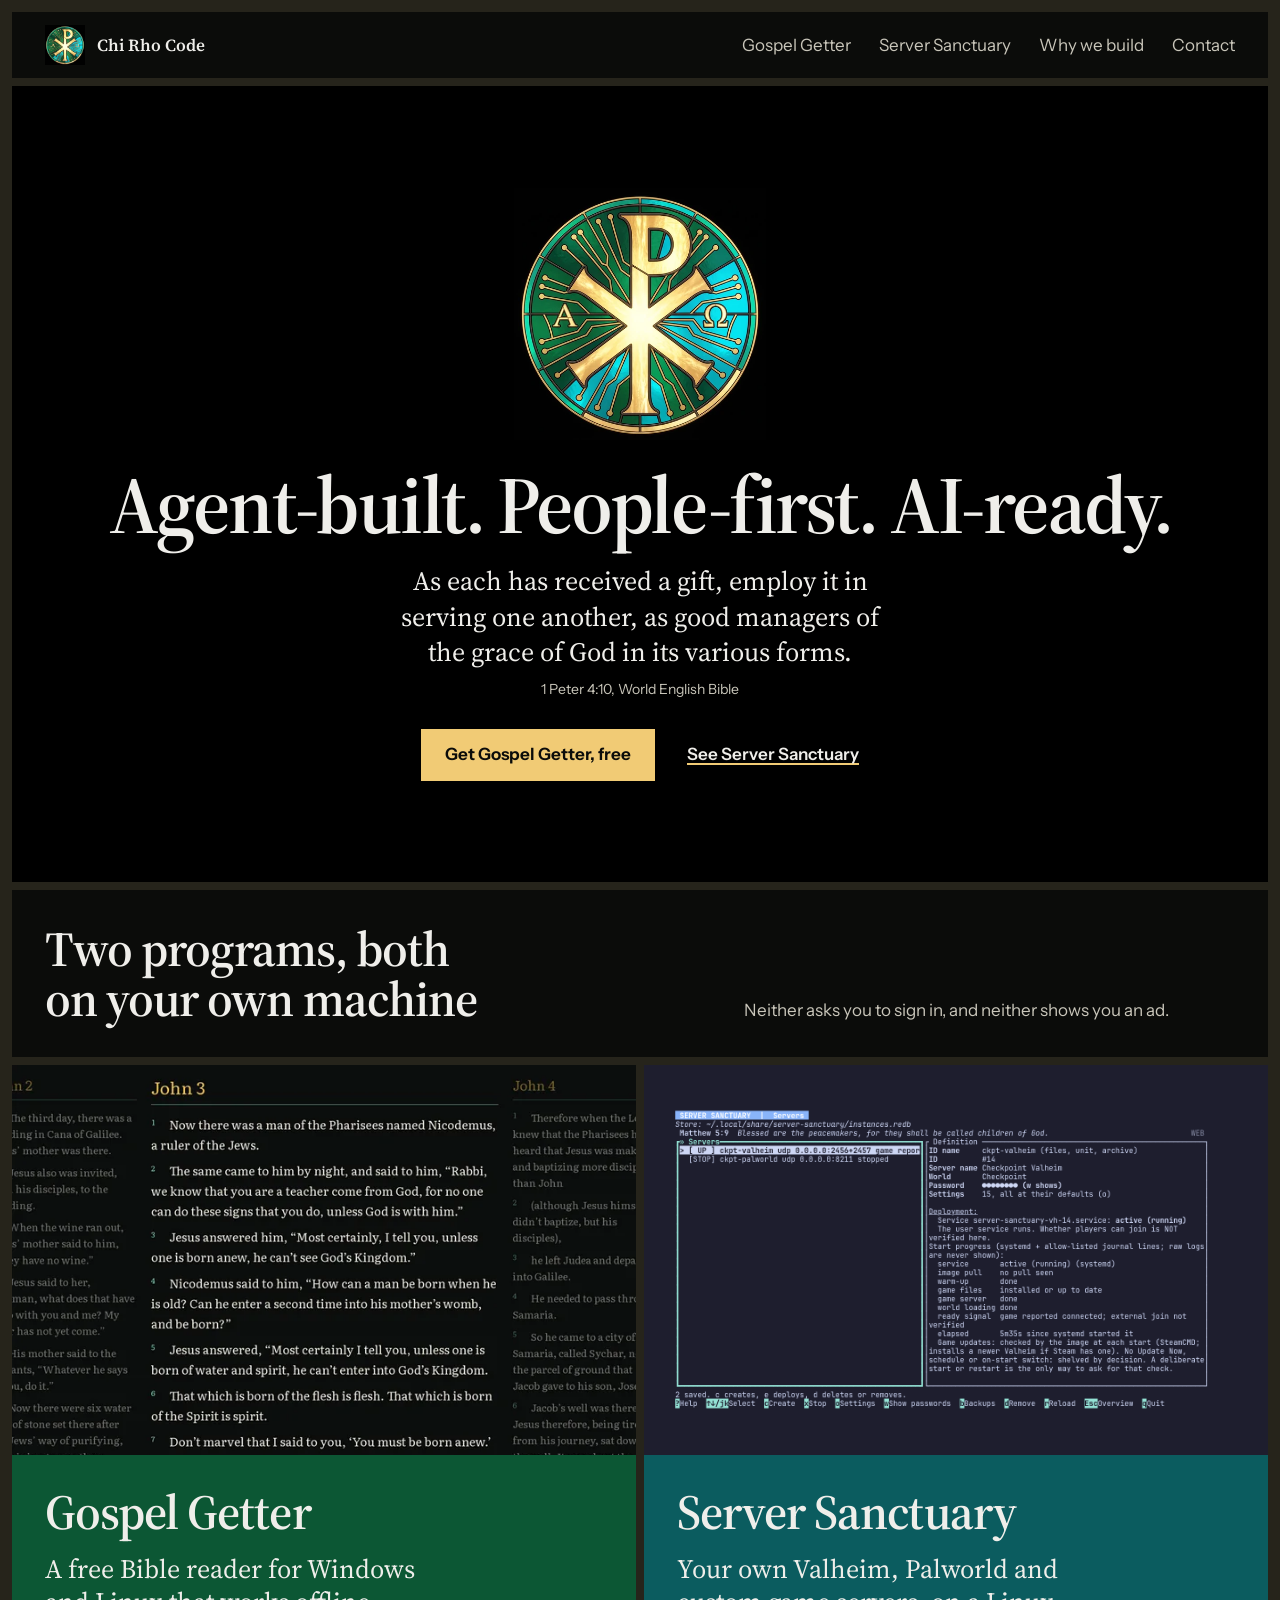
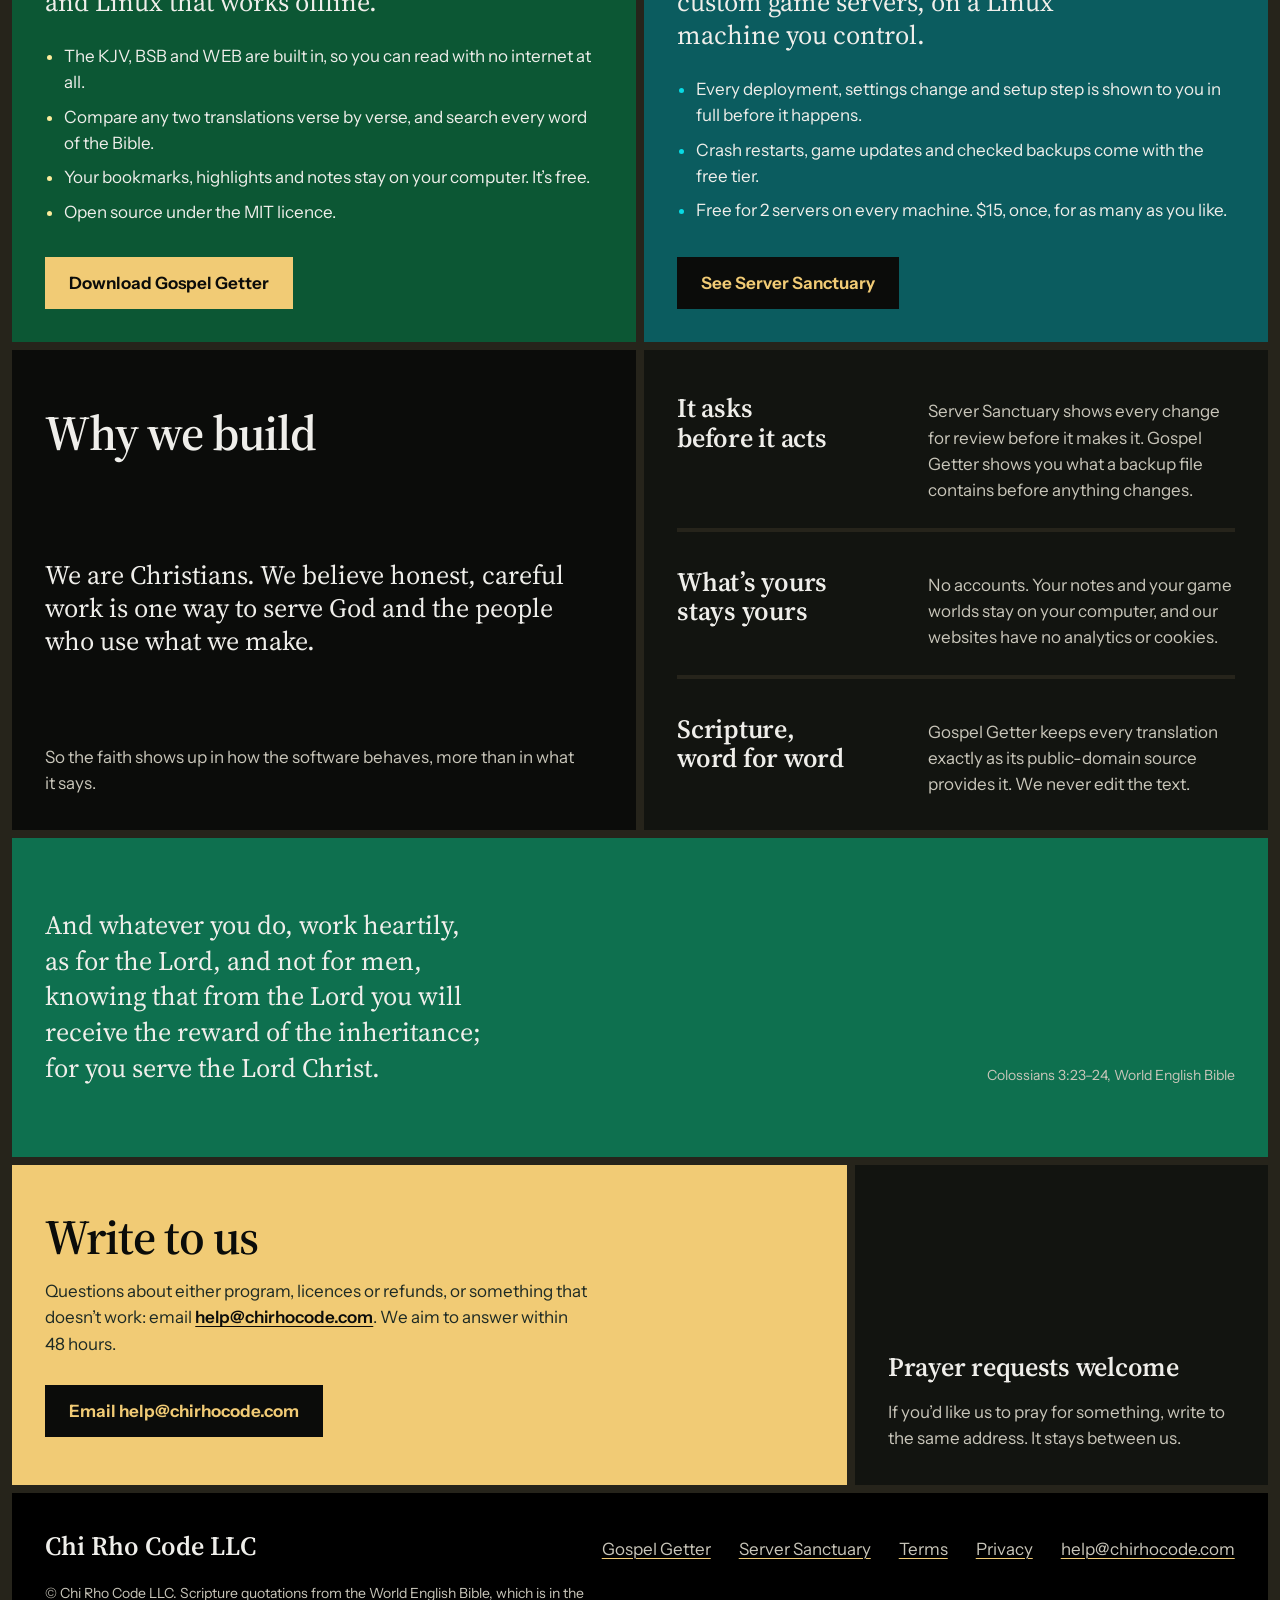
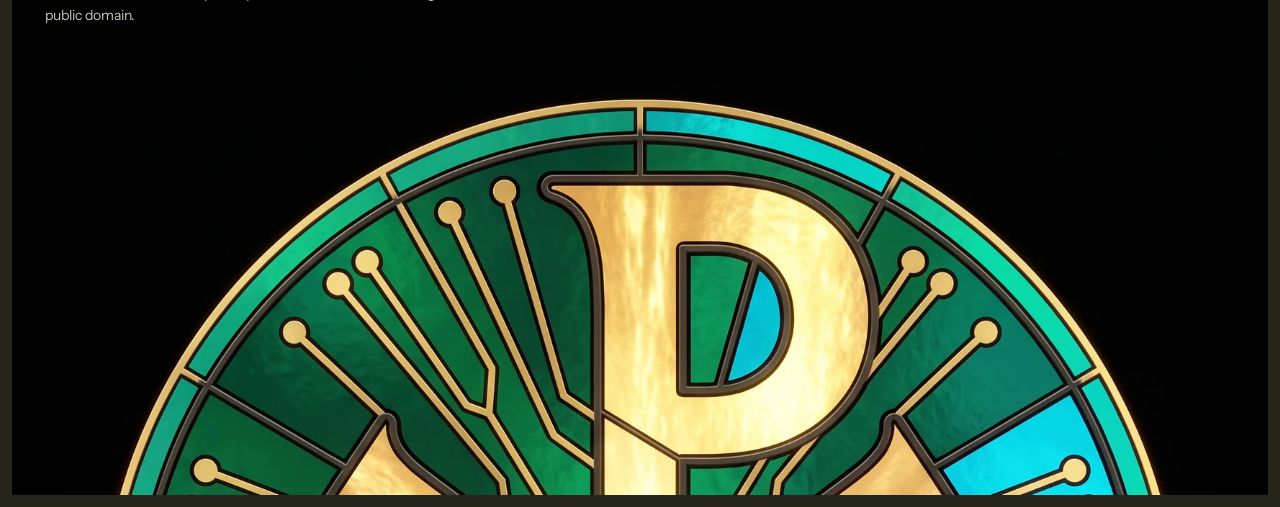
<file: site/index.html>
<!DOCTYPE html>
<html lang="en">
<head>
    <meta charset="utf-8">
    <meta name="viewport" content="width=device-width, initial-scale=1">
    <title>Chi Rho Code LLC: Agent-built. People-first. AI-ready.</title>
    <meta name="description" content="Chi Rho Code LLC is a small Christian software company. We make Gospel Getter, a free offline Bible reader for Windows and Linux, and Server Sanctuary, for running your own game servers on Linux.">
    <meta name="theme-color" content="#0b0c0a">
    <meta property="og:type" content="website">
    <meta property="og:site_name" content="Chi Rho Code LLC">
    <meta property="og:title" content="Chi Rho Code: Agent-built. People-first. AI-ready.">
    <meta property="og:description" content="A small Christian software company. Gospel Getter, a free offline Bible reader for Windows and Linux, and Server Sanctuary, for your own game servers on Linux.">
    <!-- Open Graph needs absolute URLs; they name the final domain (docs/MAINTENANCE.md). -->
    <meta property="og:url" content="https://chirhocode.com/">
    <meta property="og:image" content="https://chirhocode.com/assets/og-home.png">
    <meta property="og:image:width" content="1200">
    <meta property="og:image:height" content="630">
    <meta property="og:image:alt" content="The Chi Rho Code mark, a round stained-glass window with a gold Chi Rho, beside the words Chi Rho Code">
    <meta name="twitter:card" content="summary_large_image">
    <link rel="icon" type="image/png" sizes="32x32" href="assets/brand/favicon-32.png">
    <link rel="icon" type="image/png" sizes="64x64" href="assets/brand/favicon-64.png">
    <link rel="apple-touch-icon" href="assets/brand/apple-touch-icon.png">
    <link rel="preload" href="assets/fonts/source-serif-4-opsz.woff2" as="font" type="font/woff2" crossorigin>
    <link rel="preload" href="assets/fonts/instrument-sans-wght.woff2" as="font" type="font/woff2" crossorigin>
    <link rel="stylesheet" href="brand.css">
    <link rel="stylesheet" href="home.css">
    <script type="application/ld+json">
    {
        "@context": "https://schema.org",
        "@type": "Organization",
        "name": "Chi Rho Code LLC",
        "url": "https://chirhocode.com/",
        "logo": "https://chirhocode.com/assets/brand/chi-rho-window-480.webp",
        "email": "help@chirhocode.com",
        "description": "A small Christian software company. We make Gospel Getter, a free offline Bible reader, and Server Sanctuary, for running your own game servers on Linux."
    }
    </script>
</head>
<body>
    <a class="skip-link" href="#main">Skip to main content</a>

    <header class="bar">
        <a class="maker" href="./" aria-current="page">
            <img src="assets/brand/chi-rho-window-128.webp" alt="" width="40" height="40">
            <span>Chi Rho Code</span>
        </a>
        <nav aria-label="Main">
            <ul>
                <li><a href="#gospel-getter">Gospel Getter</a></li>
                <li><a href="#server-sanctuary">Server Sanctuary</a></li>
                <li><a href="#why">Why we build</a></li>
                <li><a href="#contact">Contact</a></li>
            </ul>
        </nav>
    </header>

    <main id="main" tabindex="-1">

        <!-- The first screen: the window, and what we are. -->
        <section class="board home-hero" aria-labelledby="page-title">
            <div class="pane pane-rose">
                <img class="rose" src="assets/brand/chi-rho-window-960.webp" srcset="assets/brand/chi-rho-window-480.webp 480w, assets/brand/chi-rho-window-960.webp 960w, assets/brand/chi-rho-window-1600.webp 1600w" sizes="(max-width: 46rem) 48vw, 28vh" width="960" height="960" fetchpriority="high"
                     alt="The Chi Rho Code mark: a round stained-glass window with a gold Chi Rho at its centre, Alpha and Omega on either side, and lead lines drawn as circuit traces across emerald and cyan glass.">
                <h1 id="page-title"><span>Agent-built.</span> <span>People-first.</span> <span>AI-ready.</span></h1>
                <figure class="hero-verse">
                    <blockquote>
                        <p>As each has received a gift, employ it in serving one another, as good managers of the grace of God in its various forms.</p>
                    </blockquote>
                    <figcaption>1 Peter 4:10, World English Bible</figcaption>
                </figure>
                <div class="actions">
                    <a class="button button-gold" href="https://gospelgetter.chirhocode.com/">Get Gospel Getter, free</a>
                    <a class="link" href="server-sanctuary/">See Server Sanctuary</a>
                </div>
            </div>
        </section>

        <!-- What we make: two panes, emerald on the left and cyan on the right, as in the window. -->
        <section class="board products" aria-labelledby="products-title">
            <div class="pane pane-black products-head">
                <h2 id="products-title">Two programs, both on your own machine</h2>
                <p>Neither asks you to sign in, and neither shows you an ad.</p>
            </div>

            <article class="pane pane-emerald-deep product" id="gospel-getter" aria-labelledby="gg-title">
                <div class="product-shot product-shot-gg">
                    <img src="assets/gospel-getter/reading-john-3.webp" srcset="assets/gospel-getter/reading-john-3-700.webp 700w, assets/gospel-getter/reading-john-3.webp 1400w" sizes="(max-width: 46rem) 92vw, 46vw" width="1400" height="1074" loading="lazy" decoding="async"
                         alt="Gospel Getter showing John 3 in the World English Bible, with the end of John 2 and the start of John 4 faded on either side.">
                </div>
                <div class="product-text">
                    <h3 id="gg-title">Gospel Getter</h3>
                    <p class="pitch">A free Bible reader for Windows and Linux that works offline.</p>
                    <ul>
                        <li>The KJV, BSB and WEB are built in, so you can read with no internet at all.</li>
                        <li>Compare any two translations verse by verse, and search every word of the Bible.</li>
                        <li>Your bookmarks, highlights and notes stay on your computer. It’s free.</li>
                        <li>Open source under the MIT licence.</li>
                    </ul>
                    <p class="product-action"><a class="button button-gold" href="https://gospelgetter.chirhocode.com/">Download Gospel Getter</a></p>
                </div>
            </article>

            <article class="pane pane-teal-deep product" id="server-sanctuary" aria-labelledby="ss-title">
                <div class="product-shot product-shot-ss">
                    <img src="assets/shots/74-servers-up-valheim.webp" width="1312" height="704" loading="lazy" decoding="async"
                         alt="Server Sanctuary's Servers screen in a terminal, with a Valheim server marked UP and its start checklist done.">
                </div>
                <div class="product-text">
                    <h3 id="ss-title">Server Sanctuary</h3>
                    <p class="pitch">Your own Valheim, Palworld and custom game servers, on a Linux machine you control.</p>
                    <ul>
                        <li>Every deployment, settings change and setup step is shown to you in full before it happens.</li>
                        <li>Crash restarts, game updates and checked backups come with the free tier.</li>
                        <li>Free for 2 servers on every machine. $15, once, for as many as you like.</li>
                    </ul>
                    <p class="product-action"><a class="button button-ink" href="server-sanctuary/">See Server Sanctuary</a></p>
                </div>
            </article>
        </section>

        <!-- Why we build: the mission, what it means in practice, and the verse behind it. -->
        <section class="board why" id="why" aria-labelledby="why-title">
            <div class="pane pane-black why-head">
                <h2 id="why-title">Why we build</h2>
                <p class="statement">We are Christians. We believe honest, careful work is one way to serve God and the people who use what we make.</p>
                <p>So the faith shows up in how the software behaves, more than in what it says.</p>
            </div>
            <div class="pane pane-night practice-list">
                <div class="practice">
                    <h3>It asks before it acts</h3>
                    <p>Server Sanctuary shows every change for review before it makes it. Gospel Getter shows you what a backup file contains before anything changes.</p>
                </div>
                <div class="practice">
                    <h3>What’s yours stays yours</h3>
                    <p>No accounts. Your notes and your game worlds stay on your computer, and our websites have no analytics or cookies.</p>
                </div>
                <div class="practice">
                    <h3>Scripture, word for word</h3>
                    <p>Gospel Getter keeps every translation exactly as its public-domain source provides it. We never edit the text.</p>
                </div>
            </div>
            <figure class="pane pane-emerald verse">
                <blockquote>
                    <p>And whatever you do, work heartily, as for the Lord, and not for men, knowing that from the Lord you will receive the reward of the inheritance; for you serve the Lord Christ.</p>
                </blockquote>
                <figcaption>Colossians 3:23–24, World English Bible</figcaption>
            </figure>
        </section>

        <!-- Contact. -->
        <section class="board contact" id="contact" aria-labelledby="contact-title">
            <div class="pane pane-gold contact-main">
                <h2 id="contact-title">Write to us</h2>
                <p>Questions about either program, licences or refunds, or something that doesn’t work: email <a href="mailto:help@chirhocode.com">help@chirhocode.com</a>. We aim to answer within 48 hours.</p>
                <a class="button button-ink" href="mailto:help@chirhocode.com">Email help@chirhocode.com</a>
            </div>
            <div class="pane pane-night contact-side">
                <h3>Prayer requests welcome</h3>
                <p>If you’d like us to pray for something, write to the same address. It stays between us.</p>
            </div>
        </section>
    </main>

    <footer class="foot">
        <div class="foot-links">
            <p class="foot-name">Chi Rho Code LLC</p>
            <ul>
                <li><a href="https://gospelgetter.chirhocode.com/">Gospel Getter</a></li>
                <li><a href="server-sanctuary/">Server Sanctuary</a></li>
                <li><a href="terms/">Terms</a></li>
                <li><a href="privacy/">Privacy</a></li>
                <li><a href="mailto:help@chirhocode.com">help@chirhocode.com</a></li>
            </ul>
            <p class="small">© Chi Rho Code LLC. Scripture quotations from the World English Bible, which is in the public domain.</p>
        </div>
        <div class="foot-window" aria-hidden="true">
            <img src="assets/brand/chi-rho-window-1600.webp" width="1600" height="1600" loading="lazy" decoding="async" alt="">
        </div>
    </footer>
</body>
</html>
</file>
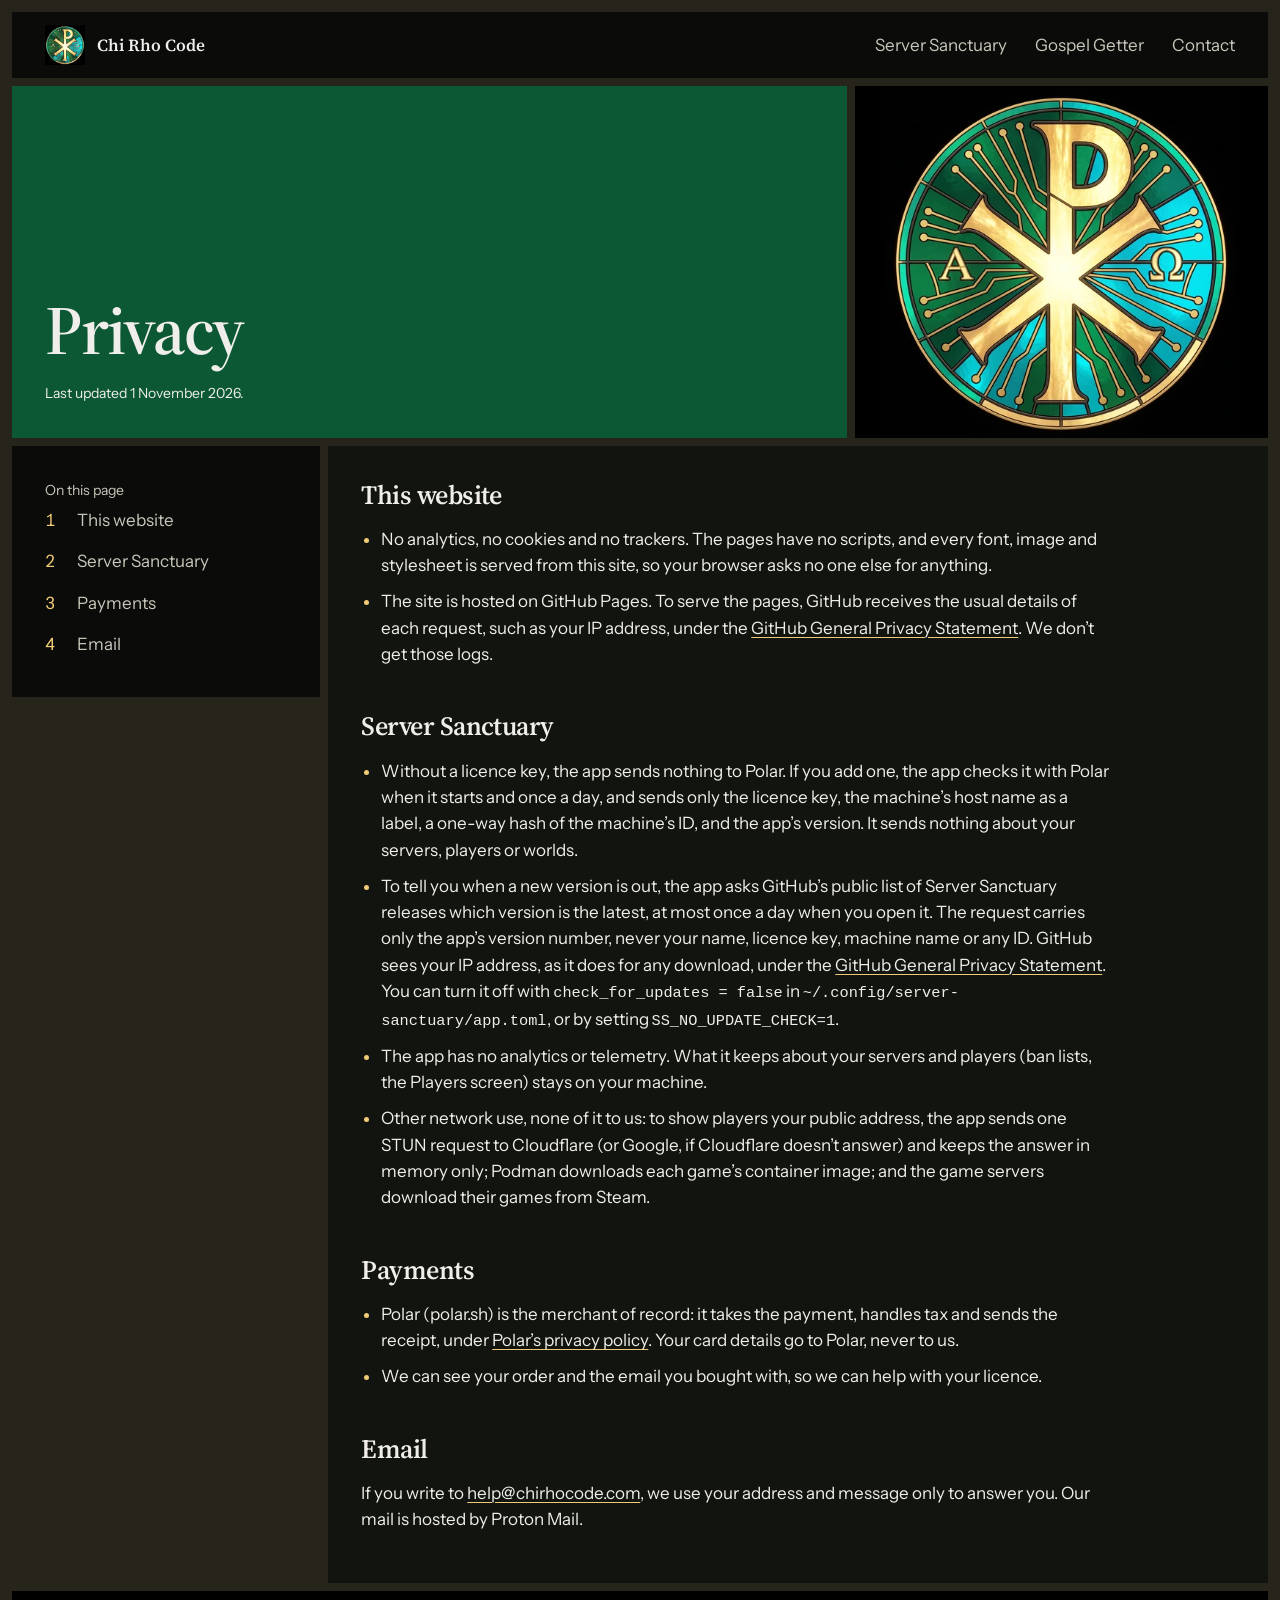
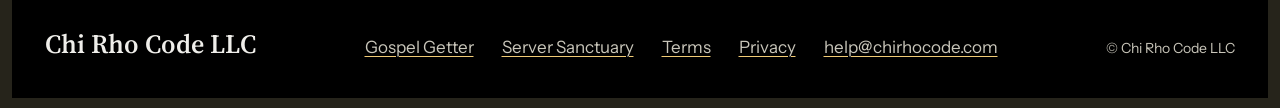
<file: site/privacy/index.html>
<!DOCTYPE html>
<html lang="en">
<head>
    <meta charset="utf-8">
    <meta name="viewport" content="width=device-width, initial-scale=1">
    <title>Privacy · Chi Rho Code LLC</title>
    <meta name="description" content="What this website and Server Sanctuary collect: the site has no analytics, cookies or trackers; the app sends Polar only what a licence check needs; Polar handles payments as merchant of record.">
    <meta name="theme-color" content="#0b0c0a">
    <meta property="og:type" content="website">
    <meta property="og:site_name" content="Chi Rho Code LLC">
    <meta property="og:title" content="Privacy · Chi Rho Code LLC">
    <meta property="og:description" content="No analytics, cookies or trackers on this site; the app sends Polar only what a licence check needs.">
    <!-- Open Graph needs absolute URLs; they name the final domain (docs/MAINTENANCE.md). -->
    <meta property="og:url" content="https://chirhocode.com/privacy/">
    <meta property="og:image" content="https://chirhocode.com/assets/og-server-sanctuary.png">
    <meta property="og:image:width" content="1200">
    <meta property="og:image:height" content="630">
    <meta property="og:image:alt" content="Server Sanctuary's Servers screen in a terminal: a Valheim server marked UP with its start checklist done, beside a stopped Palworld server">
    <meta name="twitter:card" content="summary_large_image">
    <link rel="icon" type="image/png" sizes="32x32" href="../assets/brand/favicon-32.png">
    <link rel="icon" type="image/png" sizes="64x64" href="../assets/brand/favicon-64.png">
    <link rel="apple-touch-icon" href="../assets/brand/apple-touch-icon.png">
    <link rel="preload" href="../assets/fonts/source-serif-4-opsz.woff2" as="font" type="font/woff2" crossorigin>
    <link rel="preload" href="../assets/fonts/instrument-sans-wght.woff2" as="font" type="font/woff2" crossorigin>
    <link rel="stylesheet" href="../brand.css">
    <link rel="stylesheet" href="../legal.css">
</head>
<body>
    <a class="skip-link" href="#main">Skip to main content</a>

    <header class="bar">
        <a class="maker" href="../">
            <img src="../assets/brand/chi-rho-window-128.webp" alt="" width="40" height="40">
            <span>Chi Rho Code</span>
        </a>
        <nav aria-label="Main">
            <ul>
                <li><a href="../server-sanctuary/">Server Sanctuary</a></li>
                <li><a href="https://gospelgetter.chirhocode.com/">Gospel Getter</a></li>
                <li><a href="../#contact">Contact</a></li>
            </ul>
        </nav>
    </header>

    <main id="main" tabindex="-1">
        <div class="board legal-head">
            <div class="pane legal-title">
                <h1 id="page-title">Privacy</h1>
                <p class="small">Last updated 1 November 2026.</p>
            </div>
            <div class="pane legal-window" aria-hidden="true">
                <img src="../assets/brand/chi-rho-window-480.webp" width="480" height="480" alt="">
            </div>
        </div>

        <div class="board legal">
            <nav class="pane pane-black legal-toc" aria-label="On this page">
                <p class="small">On this page</p>
                <ol>
                    <li><a href="#site">This website</a></li>
                    <li><a href="#app">Server Sanctuary</a></li>
                    <li><a href="#payments">Payments</a></li>
                    <li><a href="#email">Email</a></li>
                </ol>
            </nav>
            <article class="pane legal-text" aria-labelledby="page-title">
                <h2 id="site">This website</h2>
                <ul>
                    <li>No analytics, no cookies and no trackers. The pages have no scripts, and every font, image and stylesheet is served from this site, so your browser asks no one else for anything.</li>
                    <li>The site is hosted on GitHub Pages. To serve the pages, GitHub receives the usual details of each request, such as your IP address, under the <a href="https://docs.github.com/en/site-policy/privacy-policies/github-general-privacy-statement">GitHub General Privacy Statement</a>. We don’t get those logs.</li>
                </ul>

                <h2 id="app">Server Sanctuary</h2>
                <ul>
                    <li>Without a licence key, the app sends nothing to Polar. If you add one, the app checks it with Polar when it starts and once a day, and sends only the licence key, the machine’s host name as a label, a one-way hash of the machine’s ID, and the app’s version. It sends nothing about your servers, players or worlds.</li>
                    <li>To tell you when a new version is out, the app asks GitHub’s public list of Server Sanctuary releases which version is the latest, at most once a day when you open it. The request carries only the app’s version number, never your name, licence key, machine name or any ID. GitHub sees your IP address, as it does for any download, under the <a href="https://docs.github.com/en/site-policy/privacy-policies/github-general-privacy-statement">GitHub General Privacy Statement</a>. You can turn it off with <code>check_for_updates = false</code> in <code>~/.config/server-sanctuary/app.toml</code>, or by setting <code>SS_NO_UPDATE_CHECK=1</code>.</li>
                    <li>The app has no analytics or telemetry. What it keeps about your servers and players (ban lists, the Players screen) stays on your machine.</li>
                    <li>Other network use, none of it to us: to show players your public address, the app sends one STUN request to Cloudflare (or Google, if Cloudflare doesn’t answer) and keeps the answer in memory only; Podman downloads each game’s container image; and the game servers download their games from Steam.</li>
                </ul>

                <h2 id="payments">Payments</h2>
                <ul>
                    <li>Polar (polar.sh) is the merchant of record: it takes the payment, handles tax and sends the receipt, under <a href="https://polar.sh/legal/privacy-policy">Polar’s privacy policy</a>. Your card details go to Polar, never to us.</li>
                    <li>We can see your order and the email you bought with, so we can help with your licence.</li>
                </ul>

                <h2 id="email">Email</h2>
                <p>If you write to <a href="mailto:help@chirhocode.com">help@chirhocode.com</a>, we use your address and message only to answer you. Our mail is hosted by Proton Mail.</p>
            </article>
        </div>
    </main>

    <footer class="foot">
        <div class="foot-links">
            <p class="foot-name">Chi Rho Code LLC</p>
            <ul>
                <li><a href="https://gospelgetter.chirhocode.com/">Gospel Getter</a></li>
                <li><a href="../server-sanctuary/">Server Sanctuary</a></li>
                <li><a href="../terms/">Terms</a></li>
                <li><a href="./" aria-current="page">Privacy</a></li>
                <li><a href="mailto:help@chirhocode.com">help@chirhocode.com</a></li>
            </ul>
            <p class="small">© Chi Rho Code LLC</p>
        </div>
    </footer>
</body>
</html>
</file>
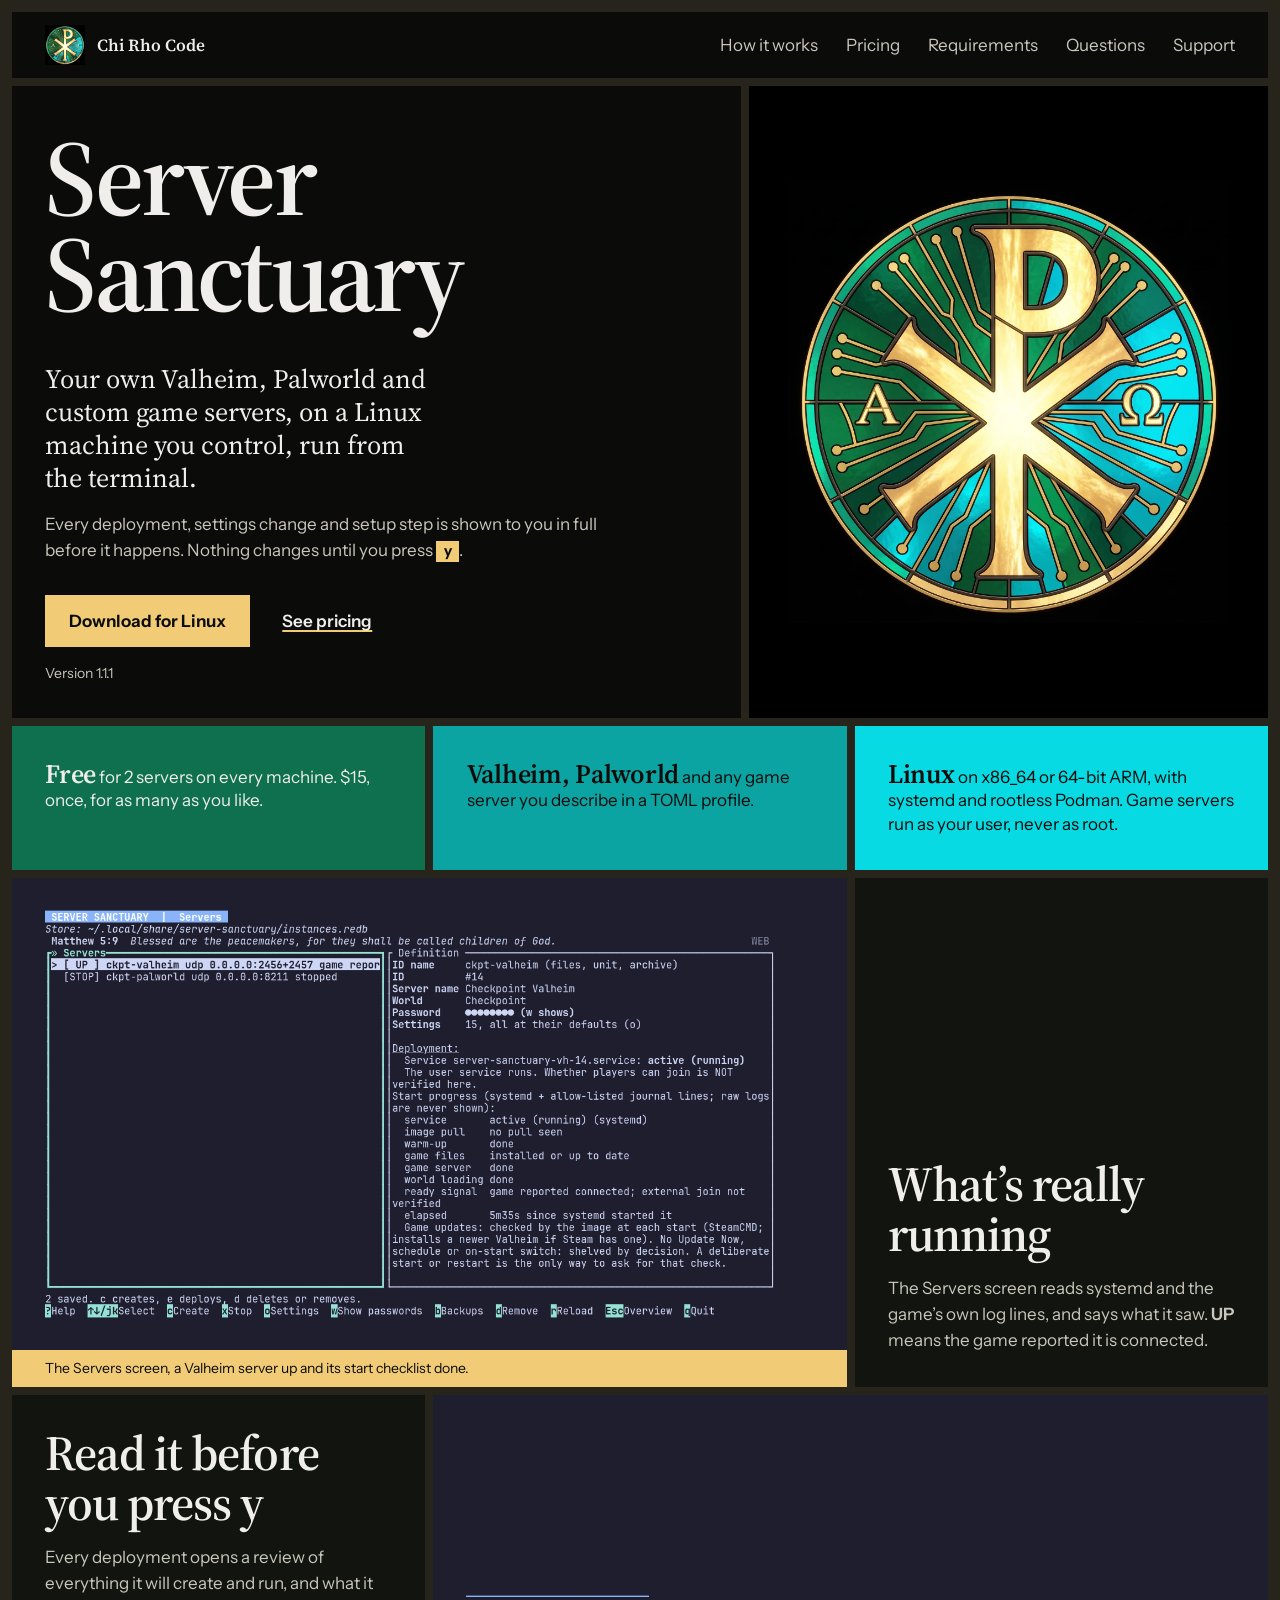
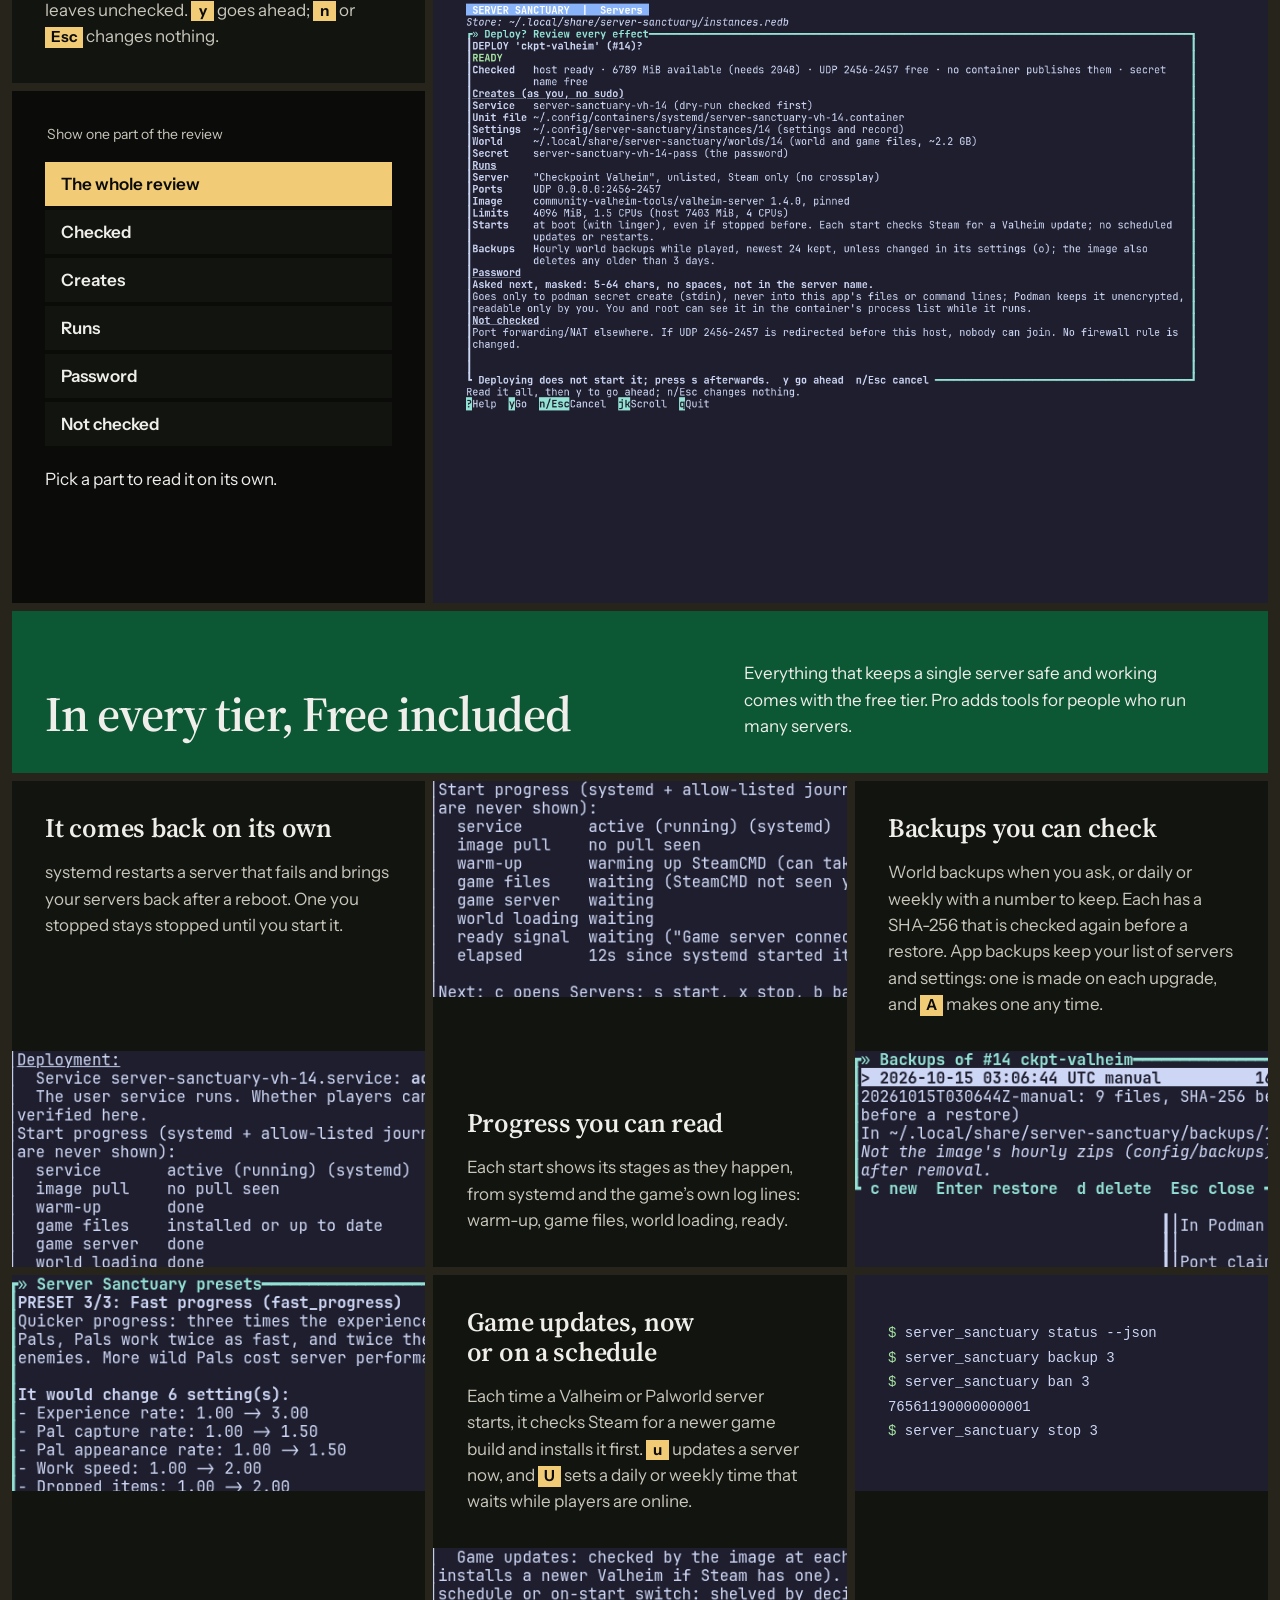
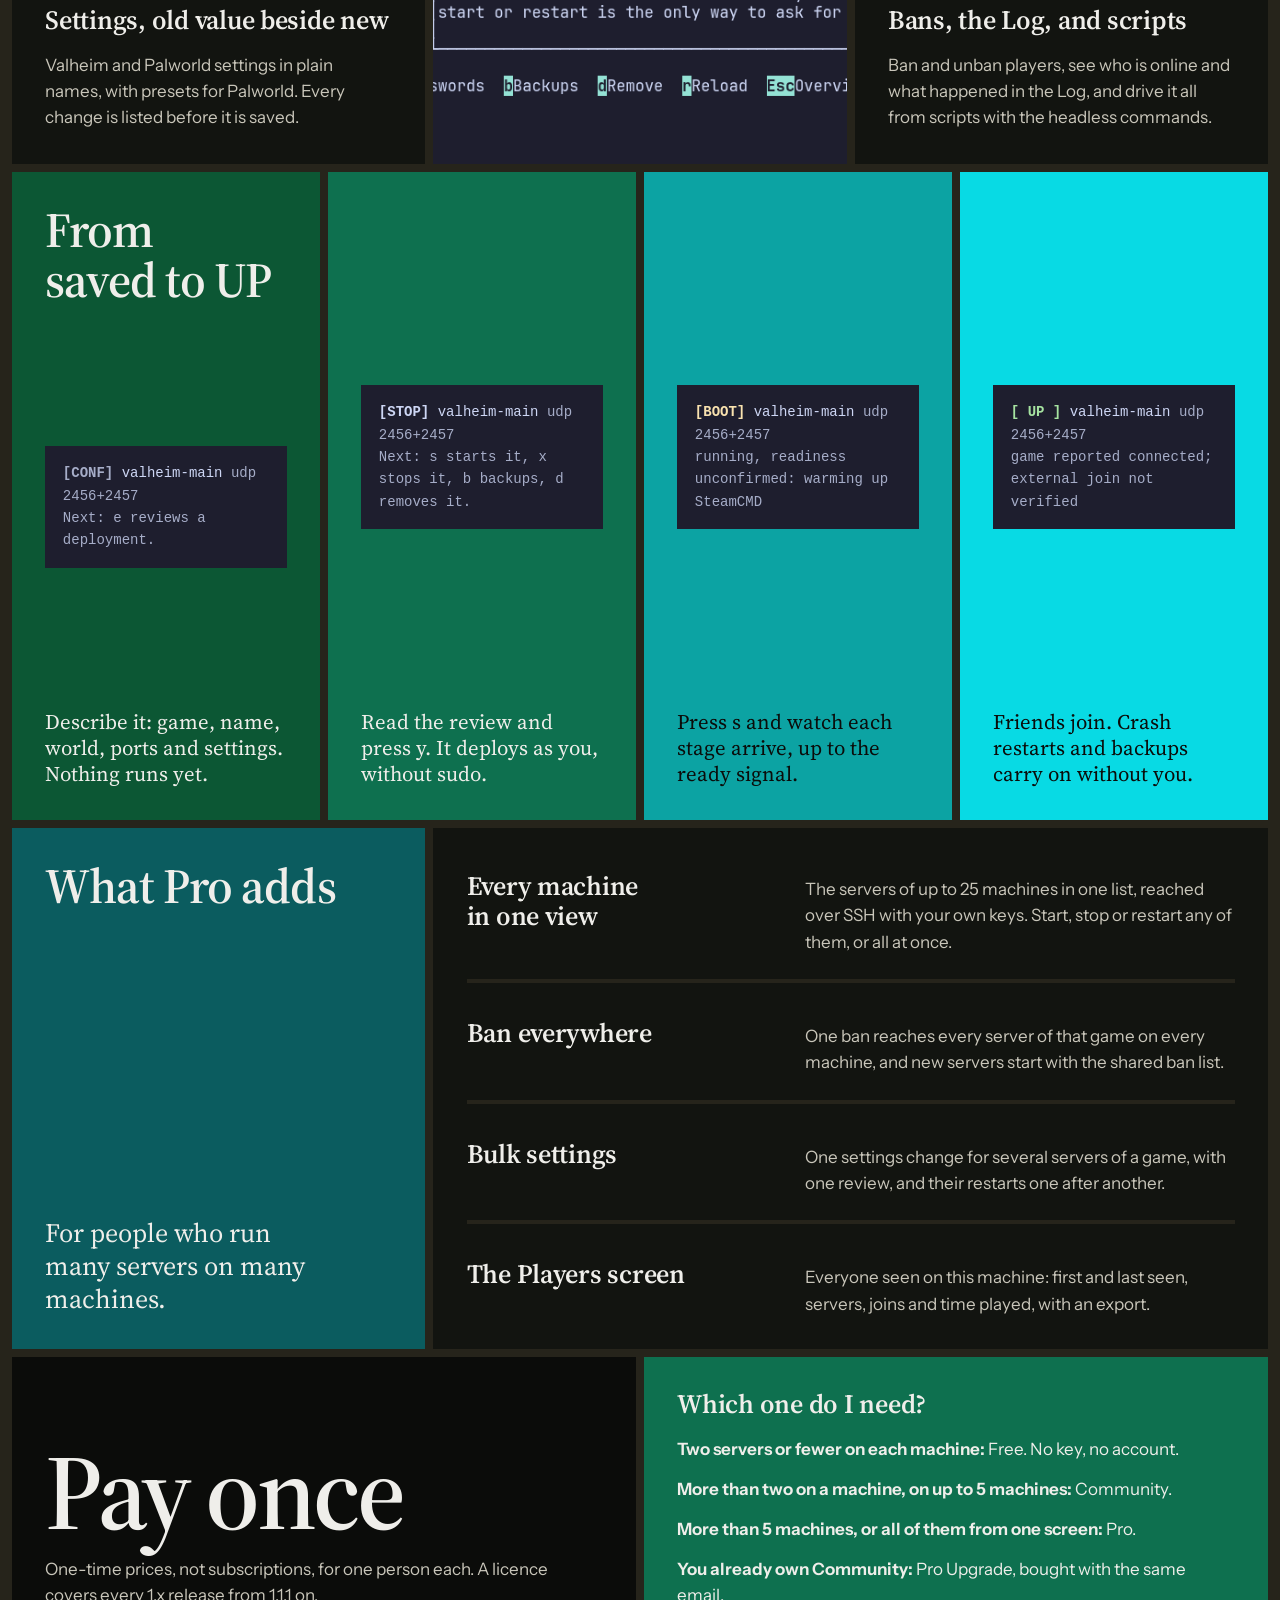
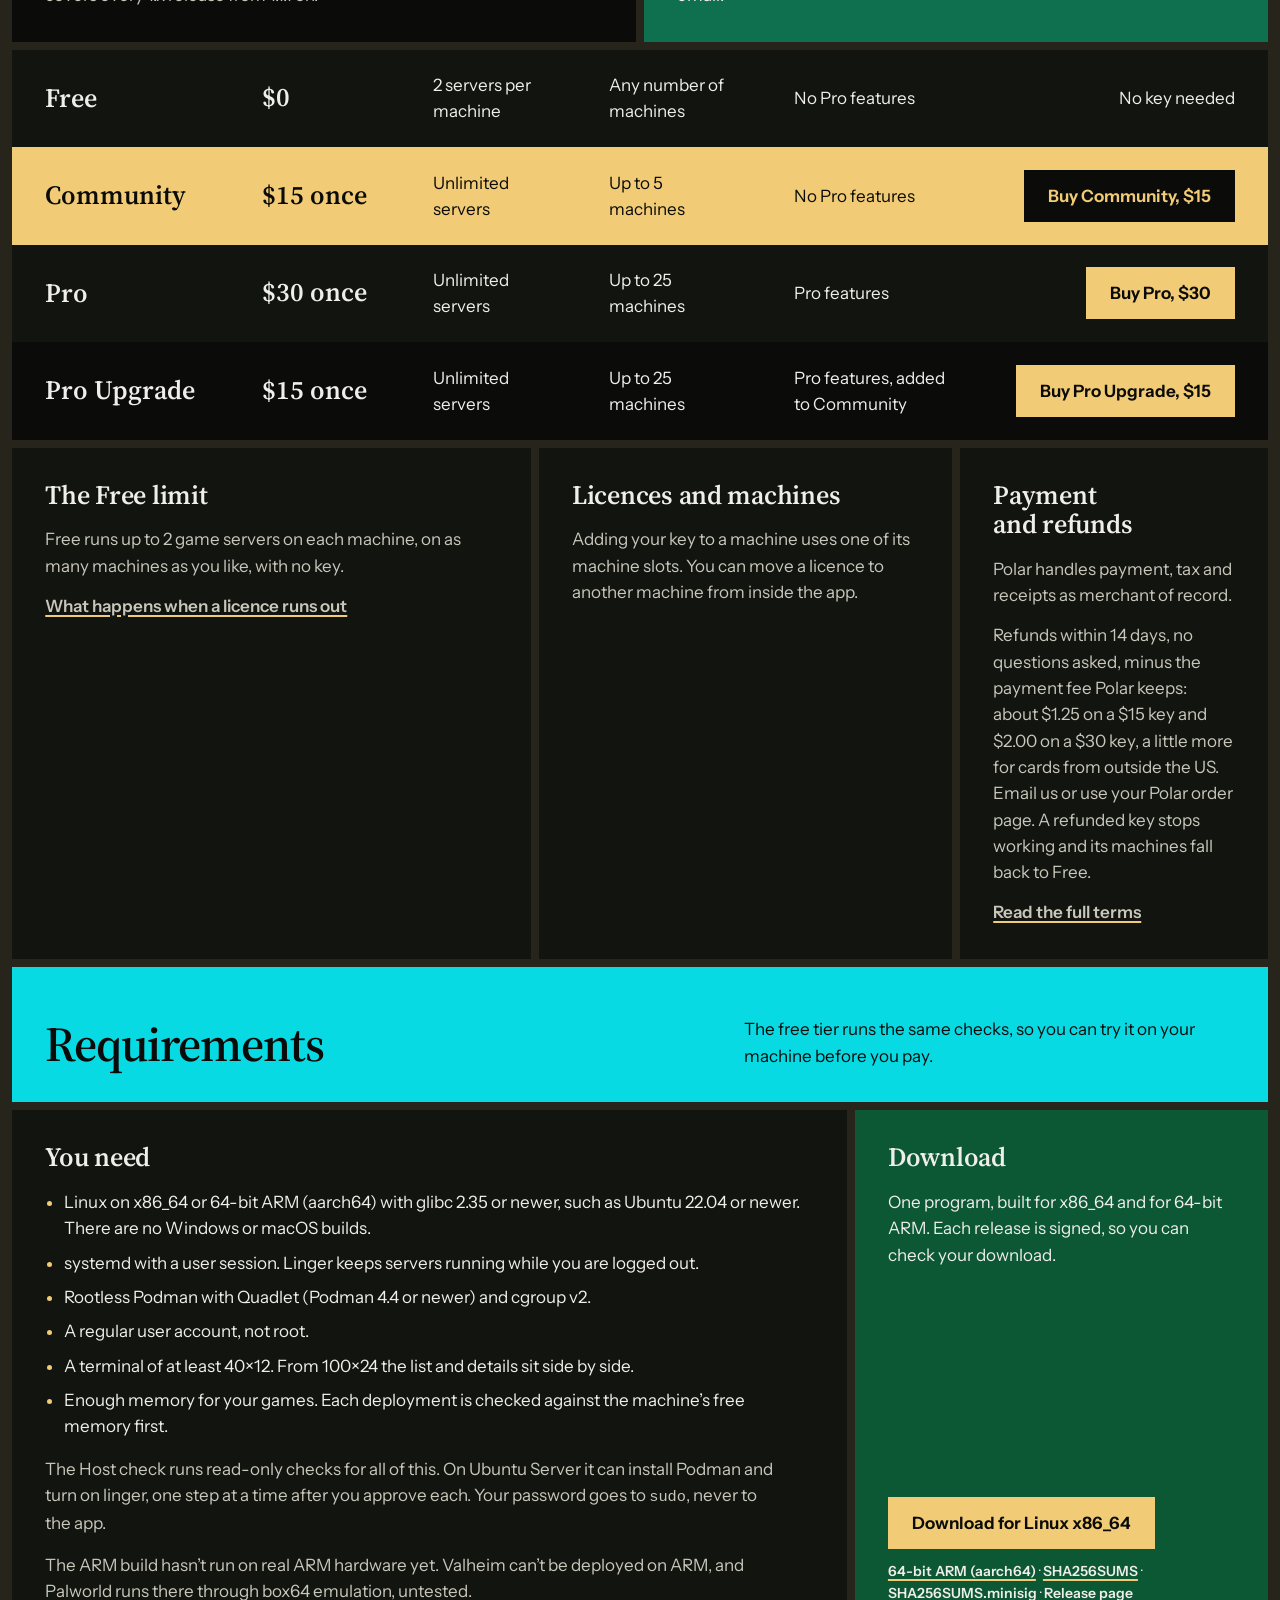
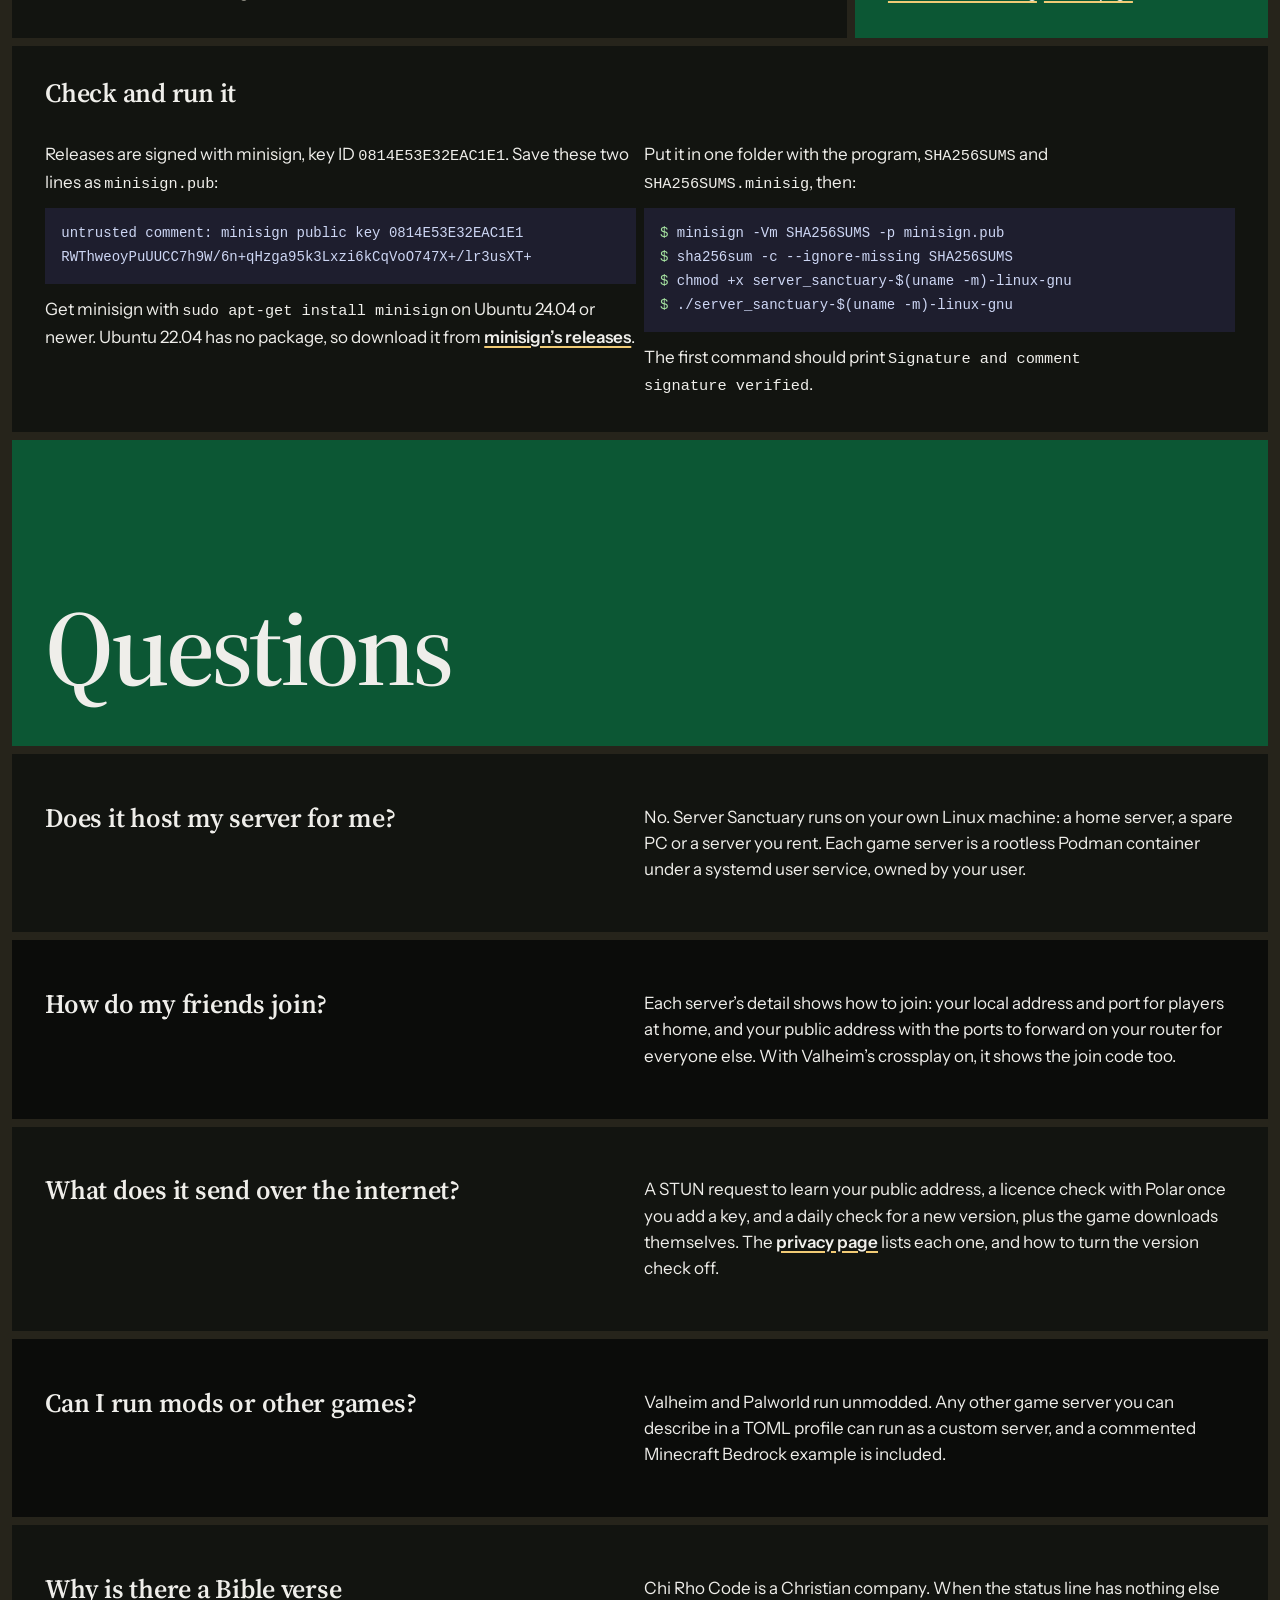
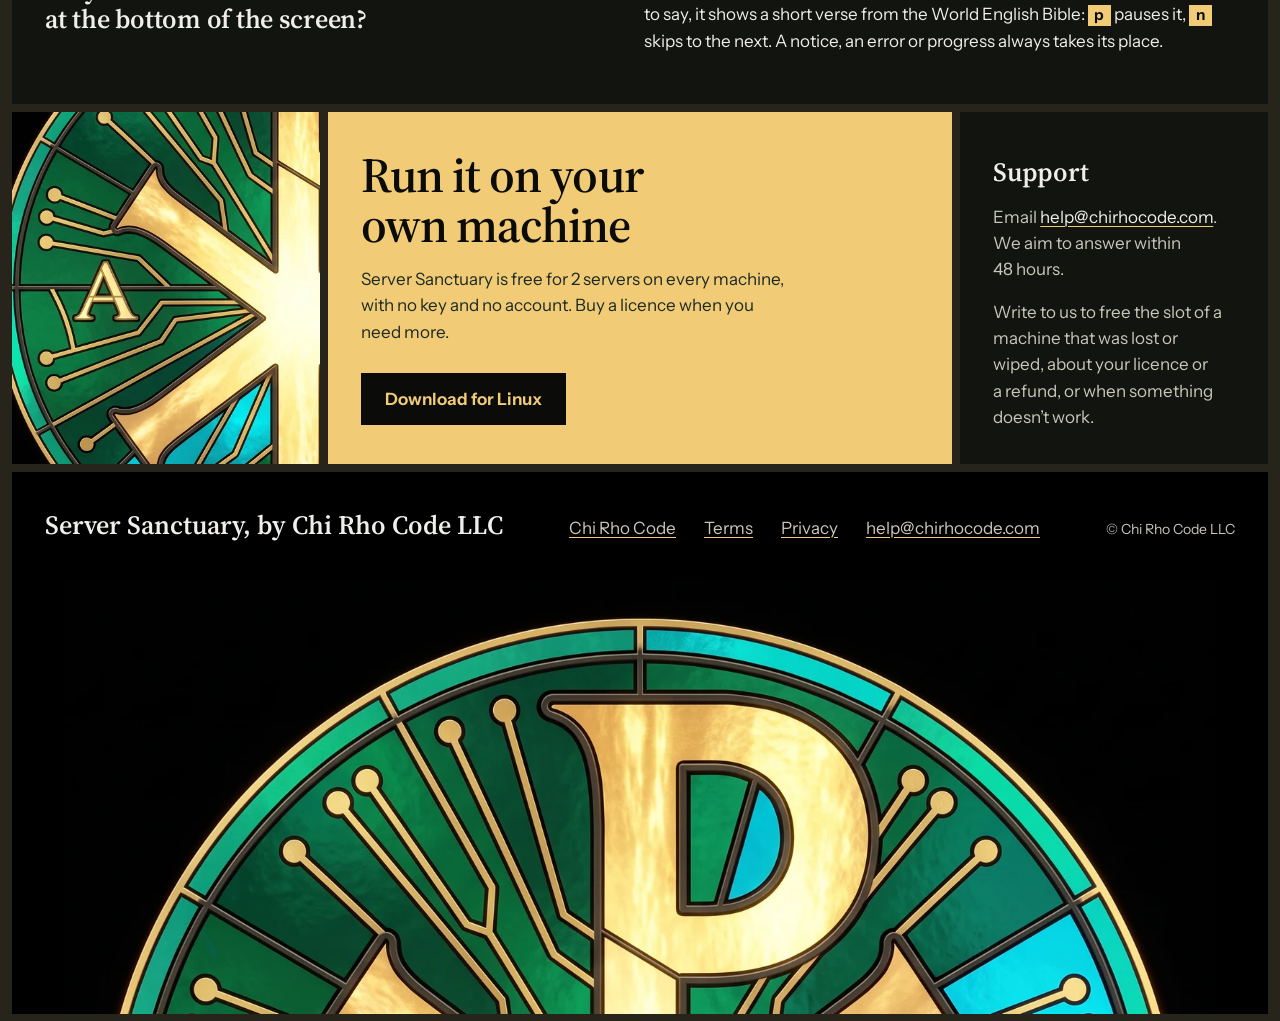
<file: site/server-sanctuary/index.html>
<!DOCTYPE html>
<html lang="en">
<head>
    <meta charset="utf-8">
    <meta name="viewport" content="width=device-width, initial-scale=1">
    <title>Server Sanctuary: game servers on your own Linux machine · Chi Rho Code LLC</title>
    <meta name="description" content="Server Sanctuary is a terminal app that runs Valheim, Palworld and custom game servers on your own Linux machine with rootless Podman and systemd, and shows every change for review first. Free for 2 servers per machine; one-time licences from $15.">
    <meta name="theme-color" content="#0b0c0a">
    <meta property="og:type" content="website">
    <meta property="og:site_name" content="Chi Rho Code LLC">
    <meta property="og:title" content="Server Sanctuary: game servers on your own Linux machine">
    <meta property="og:description" content="Run Valheim, Palworld and custom game servers on your own Linux machine, from the terminal. Every change is shown for review first. Free for 2 servers per machine; one-time licences from $15.">
    <!-- Open Graph needs absolute URLs; they name the final domain (docs/MAINTENANCE.md). -->
    <meta property="og:url" content="https://chirhocode.com/server-sanctuary/">
    <meta property="og:image" content="https://chirhocode.com/assets/og-server-sanctuary.png">
    <meta property="og:image:width" content="1200">
    <meta property="og:image:height" content="630">
    <meta property="og:image:alt" content="The Chi Rho Code stained-glass window beside Server Sanctuary's Servers screen, with a Valheim server marked UP">
    <meta name="twitter:card" content="summary_large_image">
    <link rel="icon" type="image/png" sizes="32x32" href="../assets/brand/favicon-32.png">
    <link rel="icon" type="image/png" sizes="64x64" href="../assets/brand/favicon-64.png">
    <link rel="apple-touch-icon" href="../assets/brand/apple-touch-icon.png">
    <link rel="preload" href="../assets/fonts/source-serif-4-opsz.woff2" as="font" type="font/woff2" crossorigin>
    <link rel="preload" href="../assets/fonts/instrument-sans-wght.woff2" as="font" type="font/woff2" crossorigin>
    <link rel="stylesheet" href="../brand.css">
    <link rel="stylesheet" href="sanctuary.css">
    <script type="application/ld+json">
    {
        "@context": "https://schema.org",
        "@type": "SoftwareApplication",
        "name": "Server Sanctuary",
        "applicationCategory": "UtilitiesApplication",
        "operatingSystem": "Linux (x86_64, aarch64)",
        "description": "A terminal app that runs Valheim, Palworld and custom game servers on your own Linux machine with rootless Podman and systemd, and shows every change for review first.",
        "publisher": {"@type": "Organization", "name": "Chi Rho Code LLC", "email": "help@chirhocode.com"}
    }
    </script>
</head>
<body>
    <a class="skip-link" href="#main">Skip to main content</a>

    <header class="bar">
        <a class="maker" href="../">
            <img src="../assets/brand/chi-rho-window-128.webp" alt="" width="40" height="40">
            <span>Chi Rho Code</span>
        </a>
        <nav aria-label="Server Sanctuary">
            <ul>
                <li><a href="#review">How it works</a></li>
                <li><a href="#pricing">Pricing</a></li>
                <li><a href="#requirements">Requirements</a></li>
                <li><a href="#questions">Questions</a></li>
                <li><a href="#support">Support</a></li>
            </ul>
        </nav>
    </header>

    <main id="main" tabindex="-1">

        <!-- The first screen: the name, what it is and the window, fitted as panes. -->
        <section class="board hero" aria-labelledby="page-title">
            <div class="pane pane-name">
                <h1 id="page-title"><span class="rise">Server</span> <span class="rise">Sanctuary</span></h1>
                <p class="statement">Your own Valheim, Palworld and custom game servers, on a Linux machine you control, run from the terminal.</p>
                <p class="support">Every deployment, settings change and setup step is shown to you in full before it happens. Nothing changes until you press <kbd>y</kbd>.</p>
                <div class="actions">
                    <a class="button button-gold" href="#download">Download for Linux</a>
                    <a class="link" href="#pricing">See pricing</a>
                </div>
                <p class="small">Version 1.1.1</p>
            </div>
            <figure class="pane pane-window">
                <img class="window" src="../assets/brand/chi-rho-window-960.webp" srcset="../assets/brand/chi-rho-window-480.webp 480w, ../assets/brand/chi-rho-window-960.webp 960w, ../assets/brand/chi-rho-window-1600.webp 1600w" sizes="(max-width: 46rem) 92vw, 42vw" width="960" height="960" fetchpriority="high"
                     alt="The Chi Rho Code mark: a round stained-glass window with a gold Chi Rho at its centre, Alpha and Omega on either side, and lead lines drawn as circuit traces across emerald and cyan glass.">
            </figure>
            <a class="pane pane-emerald fact" href="#pricing">
                <span class="fact-big">Free</span>
                <span>for 2 servers on every machine. $15, once, for as many as you like.</span>
            </a>
            <div class="pane pane-teal fact">
                <span class="fact-big">Valheim, Palworld</span>
                <span>and any game server you describe in a TOML profile.</span>
            </div>
            <div class="pane pane-cyan fact">
                <span class="fact-big">Linux</span>
                <span>on x86_64 or 64-bit ARM, with systemd and rootless Podman. Game servers run as your user, never as root.</span>
            </div>
        </section>

        <!-- The real app, large: the glass of the window. -->
        <section class="board" aria-labelledby="screen-title">
            <figure class="pane pane-term shutter">
                <div class="term-scroll">
                    <a href="../assets/shots/74-servers-up-valheim.webp"><img src="../assets/shots/74-servers-up-valheim.webp" width="1312" height="704" loading="lazy" decoding="async"
                         alt="The Servers screen in a terminal. The list shows ckpt-valheim marked UP on UDP ports 2456 and 2457, and ckpt-palworld stopped. The detail of the Valheim server shows its systemd user service active (running), a start checklist with no image pull needed, warm-up done, game files up to date, and the game server and world loading done, and the ready signal: game reported connected, external join not verified."></a>
                </div>
                <figcaption class="strip">The Servers screen, a Valheim server up and its start checklist done.</figcaption>
            </figure>
            <div class="pane pane-night pane-note">
                <h2 id="screen-title">What’s really running</h2>
                <p>The Servers screen reads systemd and the game’s own log lines, and says what it saw. <strong>UP</strong> means the game reported it is connected.</p>
            </div>
        </section>

        <!-- The live thing: the deploy review, part by part. -->
        <section class="board review" id="review" aria-labelledby="review-title">
            <div class="pane pane-night review-head">
                <h2 id="review-title">Read it before you press y</h2>
                <p>Every deployment opens a review of everything it will create and run, and what it leaves unchecked. <kbd>y</kbd> goes ahead; <kbd>n</kbd> or <kbd>Esc</kbd> changes nothing.</p>
            </div>
            <div class="pane pane-term review-stage" data-ui>
                <img class="review-base" src="../assets/shots/67-deploy_review-ready-valheim.webp" width="1312" height="704" loading="lazy" decoding="async" alt="">
                <img class="review-lit" src="../assets/shots/67-deploy_review-ready-valheim.webp" width="1312" height="704" loading="lazy" decoding="async"
                     alt="The deploy review for ckpt-valheim, marked READY. It lists what was checked (host ready, memory available, UDP ports free), what it creates as your user without sudo (the systemd service, the Quadlet unit file, settings, world folder and Podman secret), how it runs (server name, ports, pinned image, memory and CPU limits, starts at boot, backups), how the password is handled, and what is not checked: port forwarding elsewhere. At the bottom: y go ahead, n or Esc cancel.">
            </div>
            <fieldset class="pane pane-black review-parts">
                <legend>Show one part of the review</legend>
                <input type="radio" name="part" id="part-all" checked>
                <label for="part-all">The whole review</label>
                <input type="radio" name="part" id="part-checked">
                <label for="part-checked">Checked</label>
                <input type="radio" name="part" id="part-creates">
                <label for="part-creates">Creates</label>
                <input type="radio" name="part" id="part-runs">
                <label for="part-runs">Runs</label>
                <input type="radio" name="part" id="part-password">
                <label for="part-password">Password</label>
                <input type="radio" name="part" id="part-unchecked">
                <label for="part-unchecked">Not checked</label>
                <div class="part-notes" aria-live="polite">
                    <p data-part="all">Pick a part to read it on its own.</p>
                    <p data-part="checked">The host is ready, there is memory for the game, and its UDP ports are free.</p>
                    <p data-part="creates">The service, its unit file, the settings, the world folder and the password secret. All as you, without sudo.</p>
                    <p data-part="runs">The name players see, the ports, the pinned image, memory and CPU limits, start at boot, and the backup schedule.</p>
                    <p data-part="password">Asked next and masked. It goes only to Podman’s secret store, readable only by you, and never into the app’s files or command lines.</p>
                    <p data-part="unchecked">Port forwarding on your router. The review lists it so you know to set it up yourself.</p>
                </div>
            </fieldset>
        </section>

        <!-- What every tier gets: six cells, each with a piece of the real app. -->
        <section class="board cells" id="every-tier" aria-labelledby="every-tier-title">
            <div class="pane pane-emerald-deep cells-head">
                <h2 id="every-tier-title">In every tier, Free included</h2>
                <p>Everything that keeps a single server safe and working comes with the free tier. Pro adds tools for people who run many servers.</p>
            </div>
            <article class="pane pane-night cell">
                <div class="cell-text">
                    <h3>It comes back on its own</h3>
                    <p>systemd restarts a server that fails and brings your servers back after a reboot. One you stopped stays stopped until you start it.</p>
                </div>
                <div class="frag" data-ui style="--x: -588px; --y: -232px;">
                    <img src="../assets/shots/74-servers-up-valheim.webp" width="1312" height="704" loading="lazy" decoding="async" alt="Detail from the Servers screen: the service server-sanctuary-vh-14 is active (running), with its start checklist complete.">
                </div>
            </article>
            <article class="pane pane-night cell cell-flip">
                <div class="frag" data-ui style="--x: -568px; --y: -372px;">
                    <img src="../assets/shots/72-overview-boot-warmup-valheim.webp" width="1312" height="704" loading="lazy" decoding="async" alt="A Valheim server starting: the service is active, SteamCMD is warming up, and the game files, game server, world loading and ready signal are still waiting.">
                </div>
                <div class="cell-text">
                    <h3>Progress you can read</h3>
                    <p>Each start shows its stages as they happen, from systemd and the game’s own log lines: warm-up, game files, world loading, ready.</p>
                </div>
            </article>
            <article class="pane pane-night cell">
                <div class="cell-text">
                    <h3>Backups you can check</h3>
                    <p>World backups when you ask, or daily or weekly with a number to keep. Each has a SHA-256 that is checked again before a restore. App backups keep your list of servers and settings: one is made on each upgrade, and <kbd>A</kbd> makes one any time.</p>
                </div>
                <div class="frag" data-ui style="--x: -240px; --y: -272px;">
                    <img src="../assets/shots/79-backups-list-valheim.webp" width="1312" height="704" loading="lazy" decoding="async" alt="The Backups dialog of ckpt-valheim: one manual backup, 160 KiB, 9 files, with its SHA-256 checked again before a restore.">
                </div>
            </article>
            <article class="pane pane-night cell cell-flip">
                <div class="frag" data-ui style="--x: -240px; --y: -152px;">
                    <img src="../assets/shots/57-settings_presets-fast-progress.webp" width="1312" height="704" loading="lazy" decoding="async" alt="The Palworld presets dialog on Fast progress, listing the six settings it would change, such as experience rate from 1.00 to 3.00.">
                </div>
                <div class="cell-text">
                    <h3>Settings, old value beside new</h3>
                    <p>Valheim and Palworld settings in plain names, with presets for Palworld. Every change is listed before it is saved.</p>
                </div>
            </article>
            <article class="pane pane-night cell">
                <div class="cell-text">
                    <h3>Game updates, now or on a schedule</h3>
                    <p>Each time a Valheim or Palworld server starts, it checks Steam for a newer game build and installs it first. <kbd>u</kbd> updates a server now, and <kbd>U</kbd> sets a daily or weekly time that waits while players are online.</p>
                </div>
                <div class="frag" data-ui style="--x: -588px; --y: -532px;">
                    <img src="../assets/shots/74-servers-up-valheim.webp" width="1312" height="704" loading="lazy" decoding="async" alt="The Servers screen's note on game updates: checked by the image at each start, installing a newer Valheim if Steam has one.">
                </div>
            </article>
            <article class="pane pane-night cell cell-flip">
                <pre class="frag frag-code"><code><span class="prompt">$</span> server_sanctuary status --json
<span class="prompt">$</span> server_sanctuary backup 3
<span class="prompt">$</span> server_sanctuary ban 3 76561190000000001
<span class="prompt">$</span> server_sanctuary stop 3</code></pre>
                <div class="cell-text">
                    <h3>Bans, the Log, and scripts</h3>
                    <p>Ban and unban players, see who is online and what happened in the Log, and drive it all from scripts with the headless commands.</p>
                </div>
            </article>
        </section>

        <!-- How it goes: four fields, emerald to cyan, like the window. -->
        <section class="fields" id="how" aria-labelledby="how-title">
            <div class="field field-1">
                <h2 id="how-title">From saved to UP</h2>
                <code class="tui" data-ui><span class="tag tag-dim">[CONF]</span> valheim-main <span class="dim">udp 2456+2457</span><br><span class="dim">Next: e reviews a deployment.</span></code>
                <p class="clause">Describe it: game, name, world, ports and settings. Nothing runs yet.</p>
            </div>
            <div class="field field-2">
                <code class="tui" data-ui><span class="tag">[STOP]</span> valheim-main <span class="dim">udp 2456+2457</span><br><span class="dim">Next: s starts it, x stops it, b backups, d removes it.</span></code>
                <p class="clause">Read the review and press y. It deploys as you, without sudo.</p>
            </div>
            <div class="field field-3">
                <code class="tui" data-ui><span class="tag tag-yellow">[BOOT]</span> valheim-main <span class="dim">udp 2456+2457</span><br><span class="dim">running, readiness unconfirmed: warming up SteamCMD</span></code>
                <p class="clause">Press s and watch each stage arrive, up to the ready signal.</p>
            </div>
            <div class="field field-4">
                <code class="tui" data-ui><span class="tag tag-green">[ UP ]</span> valheim-main <span class="dim">udp 2456+2457</span><br><span class="dim">game reported connected; external join not verified</span></code>
                <p class="clause">Friends join. Crash restarts and backups carry on without you.</p>
            </div>
        </section>

        <!-- Pro: four panes. -->
        <section class="board pro" id="pro" aria-labelledby="pro-title">
            <div class="pane pane-teal-deep pro-head">
                <h2 id="pro-title">What Pro adds</h2>
                <p>For people who run many servers on many machines.</p>
            </div>
            <div class="pane pane-night pro-list">
                <div class="pro-row">
                    <h3>Every machine in one view</h3>
                    <p>The servers of up to 25 machines in one list, reached over SSH with your own keys. Start, stop or restart any of them, or all at once.</p>
                </div>
                <div class="pro-row">
                    <h3>Ban everywhere</h3>
                    <p>One ban reaches every server of that game on every machine, and new servers start with the shared ban list.</p>
                </div>
                <div class="pro-row">
                    <h3>Bulk settings</h3>
                    <p>One settings change for several servers of a game, with one review, and their restarts one after another.</p>
                </div>
                <div class="pro-row">
                    <h3>The Players screen</h3>
                    <p>Everyone seen on this machine: first and last seen, servers, joins and time played, with an export.</p>
                </div>
            </div>
        </section>

        <!-- Pricing: one large table, the plan most people need on the gold. -->
        <section class="board pricing" id="pricing" aria-labelledby="pricing-title">
            <div class="pane pane-black pricing-head">
                <h2 id="pricing-title">Pay once</h2>
                <p>One-time prices, not subscriptions, for one person each. A licence covers every 1.x release from 1.1.1 on.</p>
            </div>
            <div class="pane pane-black pricing-table">
                <table>
                    <caption class="visually-hidden">Server Sanctuary licences</caption>
                    <thead class="visually-hidden">
                        <tr>
                            <th scope="col">Licence</th>
                            <th scope="col">Price</th>
                            <th scope="col">Game servers per machine</th>
                            <th scope="col">Machines</th>
                            <th scope="col">Pro features</th>
                            <th scope="col"><span class="visually-hidden">Buy</span></th>
                        </tr>
                    </thead>
                    <tbody>
                        <!-- The buy buttons below are written by tools/set_checkout_links.py
                             from checkout-links.json, the one place the checkout URLs go.
                             Don't edit them by hand: tools/check_site.py fails if they
                             and the JSON disagree. -->
                        <tr>
                            <th scope="row">Free</th>
                            <td data-label="Price"><span class="price">$0</span></td>
                            <td data-label="Game servers per machine">2 servers per machine</td>
                            <td data-label="Machines">Any number of machines</td>
                            <td data-label="Pro features">No Pro features</td>
                            <td class="buy">No key needed</td>
                        </tr>
                        <tr class="rec">
                            <th scope="row">Community</th>
                            <td data-label="Price"><span class="price">$15 once</span></td>
                            <td data-label="Game servers per machine">Unlimited servers</td>
                            <td data-label="Machines">Up to 5 machines</td>
                            <td data-label="Pro features">No Pro features</td>
                            <td class="buy"><a class="button button-primary" data-checkout="community" href="https://buy.polar.sh/polar_cl_NgPdVw08heEaHQhZOyyUNdo3jQemkFcr5FQDH0L8gJe">Buy Community, $15</a></td>
                        </tr>
                        <tr>
                            <th scope="row">Pro</th>
                            <td data-label="Price"><span class="price">$30 once</span></td>
                            <td data-label="Game servers per machine">Unlimited servers</td>
                            <td data-label="Machines">Up to 25 machines</td>
                            <td data-label="Pro features">Pro features</td>
                            <td class="buy"><a class="button button-primary" data-checkout="pro" href="https://buy.polar.sh/polar_cl_CNGKYL6Tq4LbKu2UkJH4W8PURYHERrkFjzB4L1HJKpl">Buy Pro, $30</a></td>
                        </tr>
                        <tr>
                            <th scope="row">Pro Upgrade</th>
                            <td data-label="Price"><span class="price">$15 once</span></td>
                            <td data-label="Game servers per machine">Unlimited servers</td>
                            <td data-label="Machines">Up to 25 machines</td>
                            <td data-label="Pro features">Pro features, added to Community</td>
                            <td class="buy"><a class="button button-primary" data-checkout="pro-upgrade" href="https://buy.polar.sh/polar_cl_c2ItS7pBKiTw6KfRqHPZ6E04rO7TiKAEPq2Cm1lyeco">Buy Pro Upgrade, $15</a></td>
                        </tr>
                    </tbody>
                </table>
            </div>
            <div class="pane pane-emerald choose">
                <h3>Which one do I need?</h3>
                <ul>
                    <li><strong>Two servers or fewer on each machine:</strong> Free. No key, no account.</li>
                    <li><strong>More than two on a machine, on up to 5 machines:</strong> Community.</li>
                    <li><strong>More than 5 machines, or all of them from one screen:</strong> Pro.</li>
                    <li><strong>You already own Community:</strong> Pro Upgrade, bought with the same email.</li>
                </ul>
            </div>
            <article class="pane pane-night fine fine-free">
                <h3>The Free limit</h3>
                <p>Free runs up to 2 game servers on each machine, on as many machines as you like, with no key.</p>
                <p><a class="link" href="../terms/#fall-back">What happens when a licence runs out</a></p>
            </article>
            <article class="pane pane-night fine fine-machines">
                <h3>Licences and machines</h3>
                <p>Adding your key to a machine uses one of its machine slots. You can move a licence to another machine from inside the app.</p>
            </article>
            <article class="pane pane-night fine fine-pay">
                <h3>Payment and refunds</h3>
                <p>Polar handles payment, tax and receipts as merchant of record.</p>
                <p>Refunds within 14 days, no questions asked, minus the payment fee Polar keeps: about $1.25 on a $15 key and $2.00 on a $30 key, a little more for cards from outside the US. Email us or use your Polar order page. A refunded key stops working and its machines fall back to Free.</p>
                <p><a class="link" href="../terms/">Read the full terms</a></p>
            </article>
        </section>

        <!-- Requirements. -->
        <section class="board needs" id="requirements" aria-labelledby="requirements-title">
            <div class="pane pane-cyan needs-head">
                <h2 id="requirements-title">Requirements</h2>
                <p>The free tier runs the same checks, so you can try it on your machine before you pay.</p>
            </div>
            <article class="pane pane-night need-list">
                <h3>You need</h3>
                <ul>
                    <li>Linux on x86_64 or 64-bit ARM (aarch64) with glibc 2.35 or newer, such as Ubuntu 22.04 or newer. There are no Windows or macOS builds.</li>
                    <li>systemd with a user session. Linger keeps servers running while you are logged out.</li>
                    <li>Rootless Podman with Quadlet (Podman 4.4 or newer) and cgroup v2.</li>
                    <li>A regular user account, not root.</li>
                    <li>A terminal of at least 40×12. From 100×24 the list and details sit side by side.</li>
                    <li>Enough memory for your games. Each deployment is checked against the machine’s free memory first.</li>
                </ul>
                <p>The Host check runs read-only checks for all of this. On Ubuntu Server it can install Podman and turn on linger, one step at a time after you approve each. Your password goes to <code>sudo</code>, never to the app.</p>
                <p>The ARM build hasn’t run on real ARM hardware yet. Valheim can’t be deployed on ARM, and Palworld runs there through box64 emulation, untested.</p>
            </article>
            <article class="pane pane-emerald-deep download" id="download">
                <h3>Download</h3>
                <p>One program, built for x86_64 and for 64-bit ARM. Each release is signed, so you can check your download.</p>
                <div>
                    <p><a class="button" data-download href="https://github.com/tossbaws/server-sanctuary-releases/releases/latest/download/server_sanctuary-x86_64-linux-gnu">Download for Linux x86_64</a></p>
                    <p class="small"><a class="link" href="https://github.com/tossbaws/server-sanctuary-releases/releases/latest/download/server_sanctuary-aarch64-linux-gnu">64-bit ARM (aarch64)</a> · <a class="link" href="https://github.com/tossbaws/server-sanctuary-releases/releases/latest/download/SHA256SUMS">SHA256SUMS</a> · <a class="link" href="https://github.com/tossbaws/server-sanctuary-releases/releases/latest/download/SHA256SUMS.minisig">SHA256SUMS.minisig</a> · <a class="link" href="https://github.com/tossbaws/server-sanctuary-releases/releases/latest">Release page</a></p>
                </div>
            </article>
            <article class="pane pane-night verify" id="verify">
                <h3>Check and run it</h3>
                <div class="verify-key">
                    <p>Releases are signed with minisign, key ID <code>0814E53E32EAC1E1</code>. Save these two lines as <code>minisign.pub</code>:</p>
                    <pre class="install"><code>untrusted comment: minisign public key 0814E53E32EAC1E1
RWThweoyPuUUCC7h9W/6n+qHzga95k3Lxzi6kCqVoO747X+/lr3usXT+</code></pre>
                    <p>Get minisign with <code>sudo apt-get install minisign</code> on Ubuntu 24.04 or newer. Ubuntu 22.04 has no package, so download it from <a class="link" href="https://github.com/jedisct1/minisign/releases">minisign’s releases</a>.</p>
                </div>
                <div class="verify-run">
                    <p>Put it in one folder with the program, <code>SHA256SUMS</code> and <code>SHA256SUMS.minisig</code>, then:</p>
                    <pre class="install"><code><span class="prompt">$</span> minisign -Vm SHA256SUMS -p minisign.pub
<span class="prompt">$</span> sha256sum -c --ignore-missing SHA256SUMS
<span class="prompt">$</span> chmod +x server_sanctuary-$(uname -m)-linux-gnu
<span class="prompt">$</span> ./server_sanctuary-$(uname -m)-linux-gnu</code></pre>
                    <p>The first command should print <code>Signature and comment signature verified</code>.</p>
                </div>
            </article>
        </section>

        <!-- Questions: a band each. -->
        <section class="bands" id="questions" aria-labelledby="questions-title">
            <div class="band band-head">
                <h2 id="questions-title">Questions</h2>
            </div>
            <div class="band">
                <h3>Does it host my server for me?</h3>
                <p>No. Server Sanctuary runs on your own Linux machine: a home server, a spare PC or a server you rent. Each game server is a rootless Podman container under a systemd user service, owned by your user.</p>
            </div>
            <div class="band">
                <h3>How do my friends join?</h3>
                <p>Each server’s detail shows how to join: your local address and port for players at home, and your public address with the ports to forward on your router for everyone else. With Valheim’s crossplay on, it shows the join code too.</p>
            </div>
            <div class="band">
                <h3>What does it send over the internet?</h3>
                <p>A STUN request to learn your public address, a licence check with Polar once you add a key, and a daily check for a new version, plus the game downloads themselves. The <a class="link" href="../privacy/#app">privacy page</a> lists each one, and how to turn the version check off.</p>
            </div>
            <div class="band">
                <h3>Can I run mods or other games?</h3>
                <p>Valheim and Palworld run unmodded. Any other game server you can describe in a TOML profile can run as a custom server, and a commented Minecraft Bedrock example is included.</p>
            </div>
            <div class="band">
                <h3>Why is there a Bible verse at the bottom of the screen?</h3>
                <p>Chi Rho Code is a Christian company. When the status line has nothing else to say, it shows a short verse from the World English Bible: <kbd>p</kbd> pauses it, <kbd>n</kbd> skips to the next. A notice, an error or progress always takes its place.</p>
            </div>
        </section>

        <!-- The action, as one row of the board. -->
        <section class="board close-row" id="support" aria-labelledby="close-title">
            <div class="pane pane-window-crop" aria-hidden="true">
                <img src="../assets/brand/chi-rho-window-960.webp" width="960" height="960" loading="lazy" decoding="async" alt="">
            </div>
            <div class="pane pane-gold close-action">
                <h2 id="close-title">Run it on your own machine</h2>
                <p>Server Sanctuary is free for 2 servers on every machine, with no key and no account. Buy a licence when you need more.</p>
                <a class="button button-ink" href="#download">Download for Linux</a>
            </div>
            <div class="pane pane-night close-support">
                <h3>Support</h3>
                <p>Email <a href="mailto:help@chirhocode.com">help@chirhocode.com</a>. We aim to answer within 48 hours.</p>
                <p>Write to us to free the slot of a machine that was lost or wiped, about your licence or a refund, or when something doesn’t work.</p>
            </div>
        </section>
    </main>

    <footer class="foot">
        <div class="foot-links">
            <p class="foot-name">Server Sanctuary, by Chi Rho Code LLC</p>
            <ul>
                <li><a href="../">Chi Rho Code</a></li>
                <li><a href="../terms/">Terms</a></li>
                <li><a href="../privacy/">Privacy</a></li>
                <li><a href="mailto:help@chirhocode.com">help@chirhocode.com</a></li>
            </ul>
            <p class="small">© Chi Rho Code LLC</p>
        </div>
        <div class="foot-window" aria-hidden="true">
            <img src="../assets/brand/chi-rho-window-1600.webp" width="1600" height="1600" loading="lazy" decoding="async" alt="">
        </div>
    </footer>
</body>
</html>
</file>
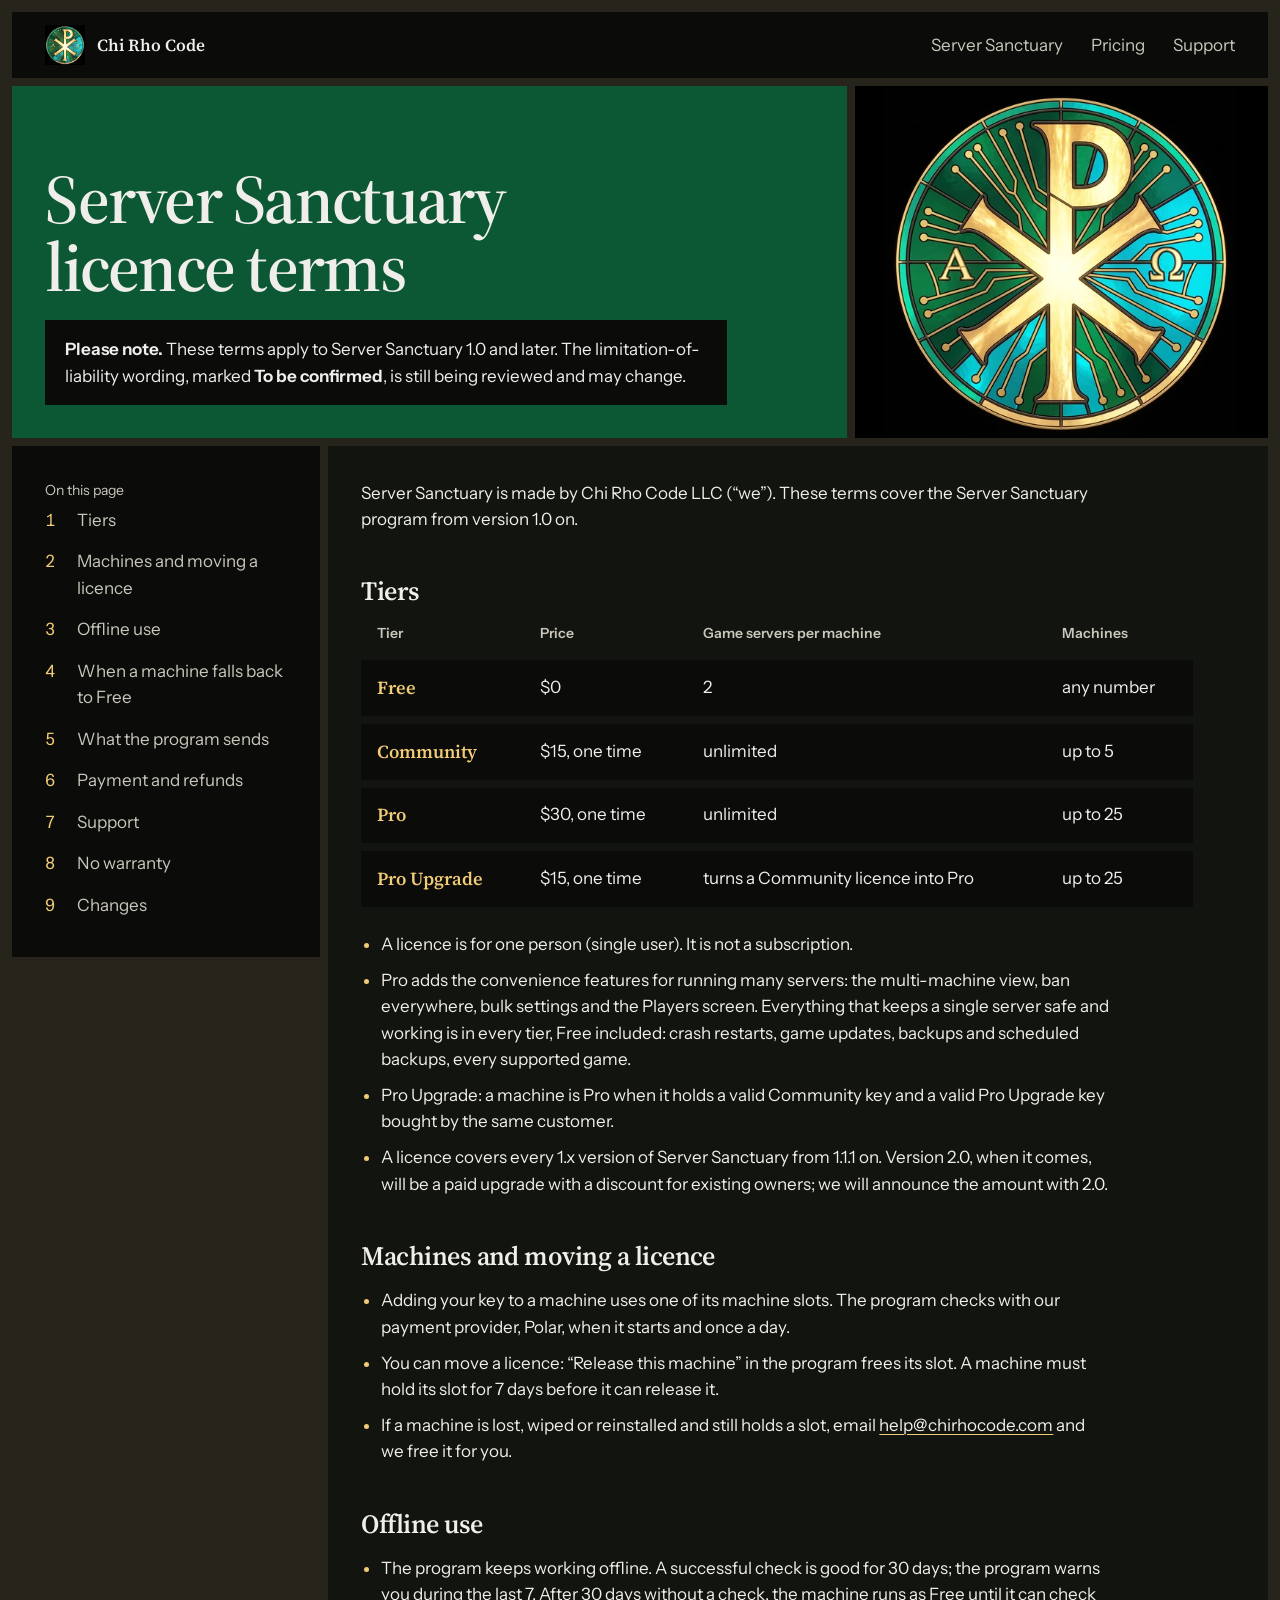
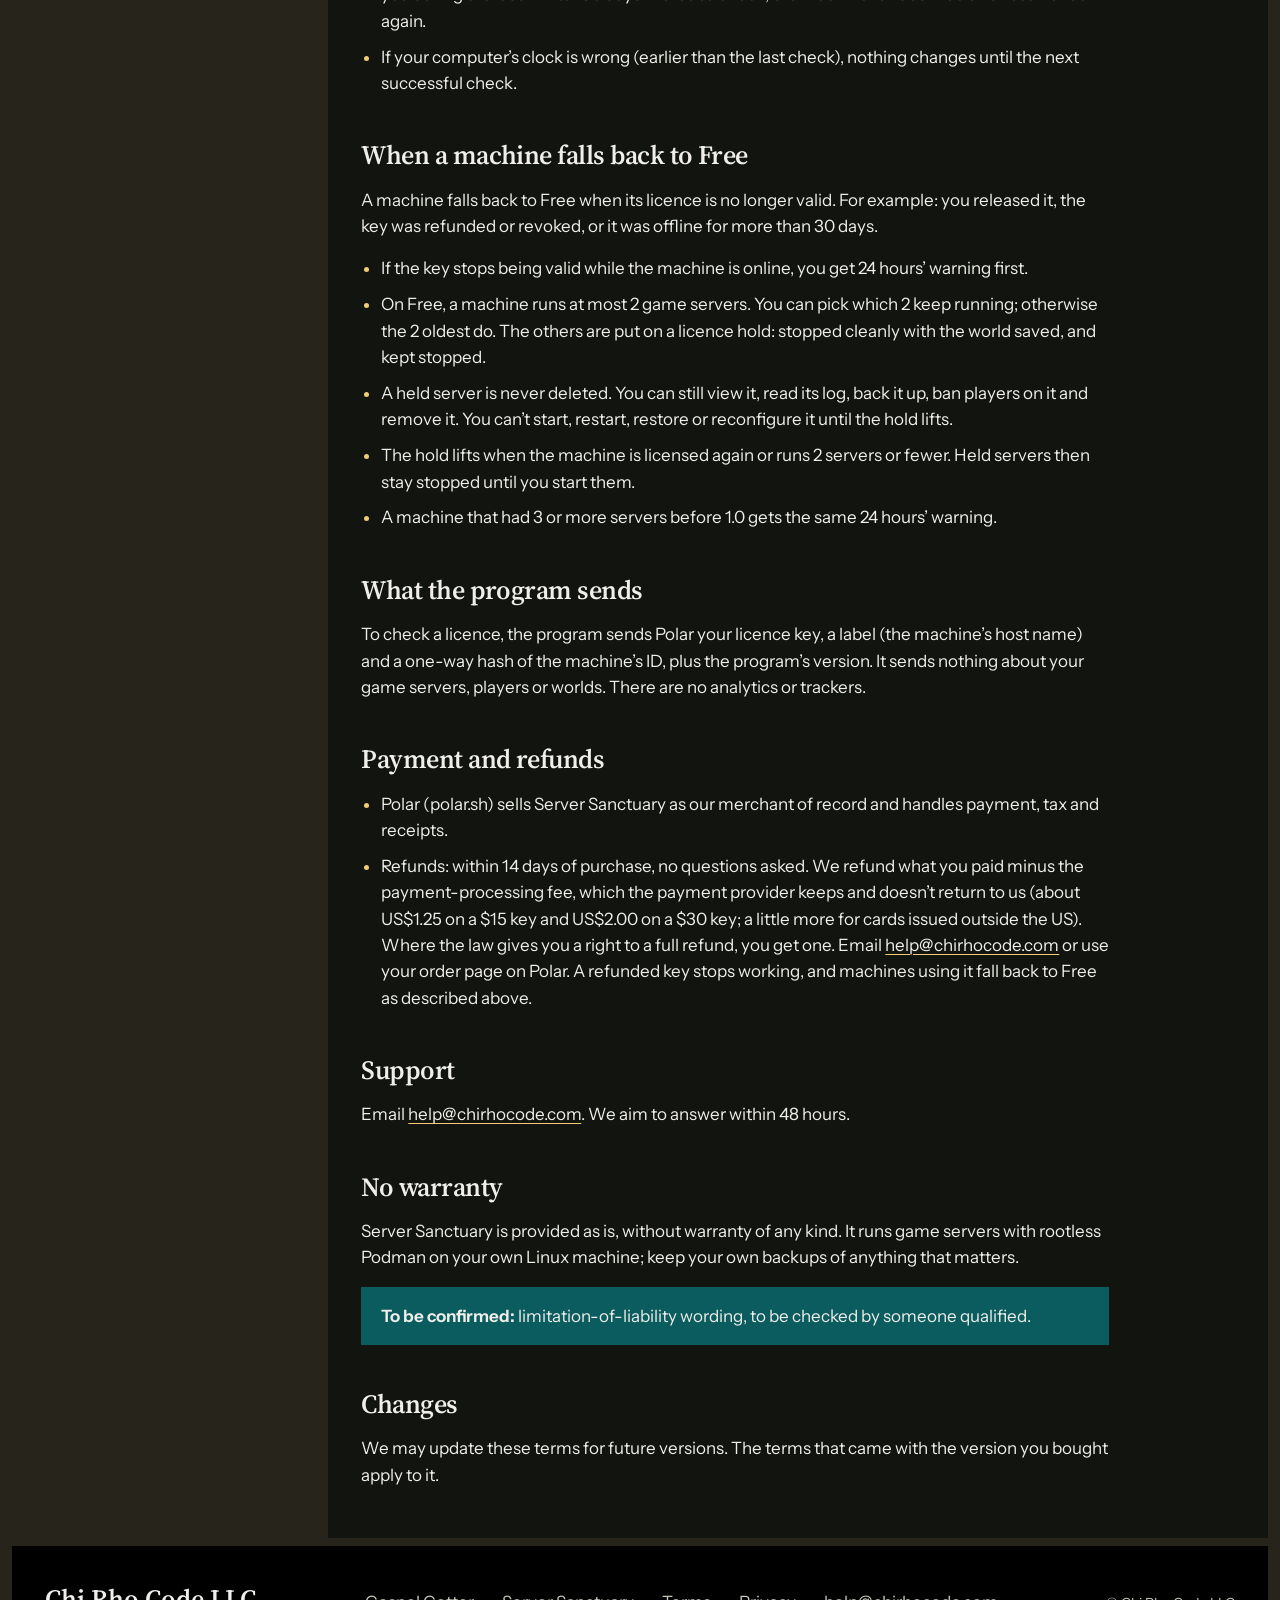
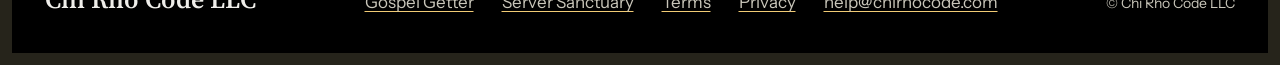
<file: site/terms/index.html>
<!DOCTYPE html>
<html lang="en">
<head>
    <meta charset="utf-8">
    <meta name="viewport" content="width=device-width, initial-scale=1">
    <title>Server Sanctuary licence terms · Chi Rho Code LLC</title>
    <meta name="description" content="Plain-language licence terms for Server Sanctuary from version 1.0: the tiers, the 2-server Free limit, licence holds, moving a licence, offline use, payment and refunds through Polar.">
    <meta name="theme-color" content="#0b0c0a">
    <meta property="og:type" content="website">
    <meta property="og:site_name" content="Chi Rho Code LLC">
    <meta property="og:title" content="Server Sanctuary licence terms">
    <meta property="og:description" content="Plain-language licence terms for Server Sanctuary from version 1.0.">
    <!-- Open Graph needs absolute URLs; they name the final domain (docs/MAINTENANCE.md). -->
    <meta property="og:url" content="https://chirhocode.com/terms/">
    <meta property="og:image" content="https://chirhocode.com/assets/og-server-sanctuary.png">
    <meta property="og:image:width" content="1200">
    <meta property="og:image:height" content="630">
    <meta property="og:image:alt" content="Server Sanctuary's Servers screen in a terminal: a Valheim server marked UP with its start checklist done, beside a stopped Palworld server">
    <meta name="twitter:card" content="summary_large_image">
    <link rel="icon" type="image/png" sizes="32x32" href="../assets/brand/favicon-32.png">
    <link rel="icon" type="image/png" sizes="64x64" href="../assets/brand/favicon-64.png">
    <link rel="apple-touch-icon" href="../assets/brand/apple-touch-icon.png">
    <link rel="preload" href="../assets/fonts/source-serif-4-opsz.woff2" as="font" type="font/woff2" crossorigin>
    <link rel="preload" href="../assets/fonts/instrument-sans-wght.woff2" as="font" type="font/woff2" crossorigin>
    <link rel="stylesheet" href="../brand.css">
    <link rel="stylesheet" href="../legal.css">
</head>
<body>
    <a class="skip-link" href="#main">Skip to main content</a>

    <header class="bar">
        <a class="maker" href="../">
            <img src="../assets/brand/chi-rho-window-128.webp" alt="" width="40" height="40">
            <span>Chi Rho Code</span>
        </a>
        <nav aria-label="Main">
            <ul>
                <li><a href="../server-sanctuary/">Server Sanctuary</a></li>
                <li><a href="../server-sanctuary/#pricing">Pricing</a></li>
                <li><a href="../server-sanctuary/#support">Support</a></li>
            </ul>
        </nav>
    </header>

    <main id="main" tabindex="-1">
        <div class="board legal-head">
            <div class="pane legal-title">
                <h1 id="page-title">Server Sanctuary licence terms</h1>
                <div class="note" role="note">
                    <p><strong>Please note.</strong> These terms apply to Server Sanctuary 1.0 and later. The limitation-of-liability wording, marked <strong>To be confirmed</strong>, is still being reviewed and may change.</p>
                </div>
            </div>
            <div class="pane legal-window" aria-hidden="true">
                <img src="../assets/brand/chi-rho-window-480.webp" width="480" height="480" alt="">
            </div>
        </div>

        <div class="board legal">
            <nav class="pane pane-black legal-toc" aria-label="On this page">
                <p class="small">On this page</p>
                <ol>
                    <li><a href="#tiers">Tiers</a></li>
                    <li><a href="#machines">Machines and moving a licence</a></li>
                    <li><a href="#offline">Offline use</a></li>
                    <li><a href="#fall-back">When a machine falls back to Free</a></li>
                    <li><a href="#data">What the program sends</a></li>
                    <li><a href="#payment">Payment and refunds</a></li>
                    <li><a href="#support">Support</a></li>
                    <li><a href="#warranty">No warranty</a></li>
                    <li><a href="#changes">Changes</a></li>
                </ol>
            </nav>
            <article class="pane legal-text" aria-labelledby="page-title">
                <p>Server Sanctuary is made by Chi Rho Code LLC (“we”). These terms cover the Server Sanctuary program from version 1.0 on.</p>

                <h2 id="tiers">Tiers</h2>
                <table class="stack-table">
                    <caption class="visually-hidden">Licence tiers</caption>
                    <thead>
                        <tr>
                            <th scope="col">Tier</th>
                            <th scope="col">Price</th>
                            <th scope="col">Game servers per machine</th>
                            <th scope="col">Machines</th>
                        </tr>
                    </thead>
                    <tbody>
                        <tr>
                            <th scope="row">Free</th>
                            <td data-label="Price">$0</td>
                            <td data-label="Game servers per machine">2</td>
                            <td data-label="Machines">any number</td>
                        </tr>
                        <tr>
                            <th scope="row">Community</th>
                            <td data-label="Price">$15, one time</td>
                            <td data-label="Game servers per machine">unlimited</td>
                            <td data-label="Machines">up to 5</td>
                        </tr>
                        <tr>
                            <th scope="row">Pro</th>
                            <td data-label="Price">$30, one time</td>
                            <td data-label="Game servers per machine">unlimited</td>
                            <td data-label="Machines">up to 25</td>
                        </tr>
                        <tr>
                            <th scope="row">Pro Upgrade</th>
                            <td data-label="Price">$15, one time</td>
                            <td data-label="Game servers per machine">turns a Community licence into Pro</td>
                            <td data-label="Machines">up to 25</td>
                        </tr>
                    </tbody>
                </table>
                <ul>
                    <li>A licence is for one person (single user). It is not a subscription.</li>
                    <li>Pro adds the convenience features for running many servers: the multi-machine view, ban everywhere, bulk settings and the Players screen. Everything that keeps a single server safe and working is in every tier, Free included: crash restarts, game updates, backups and scheduled backups, every supported game.</li>
                    <li>Pro Upgrade: a machine is Pro when it holds a valid Community key and a valid Pro Upgrade key bought by the same customer.</li>
                    <li>A licence covers every 1.x version of Server Sanctuary from 1.1.1 on. Version 2.0, when it comes, will be a paid upgrade with a discount for existing owners; we will announce the amount with 2.0.</li>
                </ul>

                <h2 id="machines">Machines and moving a licence</h2>
                <ul>
                    <li>Adding your key to a machine uses one of its machine slots. The program checks with our payment provider, Polar, when it starts and once a day.</li>
                    <li>You can move a licence: “Release this machine” in the program frees its slot. A machine must hold its slot for 7 days before it can release it.</li>
                    <li>If a machine is lost, wiped or reinstalled and still holds a slot, email <a href="mailto:help@chirhocode.com">help@chirhocode.com</a> and we free it for you.</li>
                </ul>

                <h2 id="offline">Offline use</h2>
                <ul>
                    <li>The program keeps working offline. A successful check is good for 30 days; the program warns you during the last 7. After 30 days without a check, the machine runs as Free until it can check again.</li>
                    <li>If your computer’s clock is wrong (earlier than the last check), nothing changes until the next successful check.</li>
                </ul>

                <h2 id="fall-back">When a machine falls back to Free</h2>
                <p>A machine falls back to Free when its licence is no longer valid. For example: you released it, the key was refunded or revoked, or it was offline for more than 30 days.</p>
                <ul>
                    <li>If the key stops being valid while the machine is online, you get 24 hours’ warning first.</li>
                    <li>On Free, a machine runs at most 2 game servers. You can pick which 2 keep running; otherwise the 2 oldest do. The others are put on a licence hold: stopped cleanly with the world saved, and kept stopped.</li>
                    <li>A held server is never deleted. You can still view it, read its log, back it up, ban players on it and remove it. You can’t start, restart, restore or reconfigure it until the hold lifts.</li>
                    <li>The hold lifts when the machine is licensed again or runs 2 servers or fewer. Held servers then stay stopped until you start them.</li>
                    <li>A machine that had 3 or more servers before 1.0 gets the same 24 hours’ warning.</li>
                </ul>

                <h2 id="data">What the program sends</h2>
                <p>To check a licence, the program sends Polar your licence key, a label (the machine’s host name) and a one-way hash of the machine’s ID, plus the program’s version. It sends nothing about your game servers, players or worlds. There are no analytics or trackers.</p>

                <h2 id="payment">Payment and refunds</h2>
                <ul>
                    <li>Polar (polar.sh) sells Server Sanctuary as our merchant of record and handles payment, tax and receipts.</li>
                    <li>Refunds: within 14 days of purchase, no questions asked. We refund what you paid minus the payment-processing fee, which the payment provider keeps and doesn’t return to us (about US$1.25 on a $15 key and US$2.00 on a $30 key; a little more for cards issued outside the US). Where the law gives you a right to a full refund, you get one. Email <a href="mailto:help@chirhocode.com">help@chirhocode.com</a> or use your order page on Polar. A refunded key stops working, and machines using it fall back to Free as described above.</li>
                </ul>

                <h2 id="support">Support</h2>
                <p>Email <a href="mailto:help@chirhocode.com">help@chirhocode.com</a>. We aim to answer within 48 hours.</p>

                <h2 id="warranty">No warranty</h2>
                <p>Server Sanctuary is provided as is, without warranty of any kind. It runs game servers with rootless Podman on your own Linux machine; keep your own backups of anything that matters.</p>
                <p class="tbc"><strong>To be confirmed:</strong> limitation-of-liability wording, to be checked by someone qualified.</p>

                <h2 id="changes">Changes</h2>
                <p>We may update these terms for future versions. The terms that came with the version you bought apply to it.</p>
            </article>
        </div>
    </main>

    <footer class="foot">
        <div class="foot-links">
            <p class="foot-name">Chi Rho Code LLC</p>
            <ul>
                <li><a href="https://gospelgetter.chirhocode.com/">Gospel Getter</a></li>
                <li><a href="../server-sanctuary/">Server Sanctuary</a></li>
                <li><a href="./" aria-current="page">Terms</a></li>
                <li><a href="../privacy/">Privacy</a></li>
                <li><a href="mailto:help@chirhocode.com">help@chirhocode.com</a></li>
            </ul>
            <p class="small">© Chi Rho Code LLC</p>
        </div>
    </footer>
</body>
</html>
</file>
<file: site/brand.css>
/* Chi Rho Code: what every page in the family shares.
   The colours are sampled from the company mark (assets/brand/chi-rho-window-*.webp): black,
   emerald on the left running to cyan on the right, gold for the one action. Pages are built as
   the mark's window: panes fitted edge to edge, with 8px gaps of lead between them.
   Linked before each page's own stylesheet (server-sanctuary/sanctuary.css, home.css).
   tossbaws/gospel-getter keeps a copy at site/brand.css; change both together. */

@font-face {
    font-family: "Source Serif 4";
    src: url("assets/fonts/source-serif-4-opsz.woff2") format("woff2-variations"),
         url("assets/fonts/source-serif-4-opsz.woff2") format("woff2");
    font-weight: 200 900;
    font-style: normal;
    font-display: swap;
}

@font-face {
    font-family: "Instrument Sans";
    src: url("assets/fonts/instrument-sans-wght.woff2") format("woff2-variations"),
         url("assets/fonts/instrument-sans-wght.woff2") format("woff2");
    font-weight: 400 700;
    font-style: normal;
    font-display: swap;
}

:root {
    /* The window */
    --lead: #26241b;
    --black: #0b0c0a;
    --night: #121410;
    --emerald-deep: #0c5734;
    --emerald: #0e704f;
    --teal: #0ca3a3;
    --cyan: #08dae4;
    --gold: #f1cb75;
    --gold-glow: #fcec9c;
    --teal-deep: #0b5c5f;

    /* Ink */
    --ink: #efeeea;
    --ink-soft: #c9c6ba;
    --ink-dark: #0b0c0a;
    --ink-dark-soft: #1d2a24;

    /* The terminal's own colours, from the captures */
    --term: #1e1e2e;
    --term-ink: #cdd6f4;
    --term-dim: #a6adc8;
    --term-green: #a6e3a1;
    --term-yellow: #f9e2af;

    /* Type: five sizes */
    --serif: "Source Serif 4", "Iowan Old Style", Georgia, serif;
    --sans: "Instrument Sans", system-ui, -apple-system, "Segoe UI", sans-serif;
    --code: ui-monospace, "JetBrains Mono", "Cascadia Code", Menlo, Consolas, monospace; /* taste-skill-ignore: only <code>, <pre> and terminal rows use it */
    --s-display: clamp(3.25rem, 1.4rem + 6.6vw, 8.5rem);
    --s-head: clamp(2rem, 1.3rem + 2.2vw, 3.5rem);
    --s-state: clamp(1.3rem, 1.05rem + 0.75vw, 1.85rem);
    --s-body: 1.0625rem;
    --s-small: 0.875rem;

    /* The board */
    --gap: 8px;
    --edge: 12px;
    --pad: clamp(1.25rem, 0.8rem + 1.6vw, 2.5rem);
    --max: 1680px;

    --ease-out: cubic-bezier(0.16, 1, 0.3, 1);
    --ease-in-out: cubic-bezier(0.65, 0, 0.35, 1);
}

*,
*::before,
*::after {
    box-sizing: border-box;
}

html {
    -webkit-text-size-adjust: 100%;
    text-size-adjust: 100%;
    scroll-behavior: smooth;
    scroll-padding-top: var(--edge);
}

body {
    margin: 0;
    background: var(--lead);
    color: var(--ink);
    font-family: var(--sans);
    font-size: var(--s-body);
    line-height: 1.55;
    font-kerning: normal;
    text-rendering: optimizeLegibility;
    -webkit-font-smoothing: antialiased;
}

img {
    display: block;
    max-width: 100%;
    height: auto;
}

h1,
h2,
h3 {
    margin: 0;
    font-family: var(--serif);
    font-weight: 600;
    text-wrap: balance;
}

h2 {
    font-size: var(--s-head);
    line-height: 1.02;
    letter-spacing: -0.02em;
}

h3 {
    font-size: var(--s-state);
    line-height: 1.12;
    letter-spacing: -0.01em;
}

p,
ul {
    margin: 0;
}

p {
    max-width: 68ch;
    text-wrap: pretty;
}

a {
    color: inherit;
    text-decoration-thickness: 0.08em;
    text-underline-offset: 0.2em;
}

strong {
    font-weight: 650;
}

code {
    font-family: var(--code);
    font-size: 0.9em;
}

kbd {
    display: inline-block;
    min-width: 1.5em;
    padding: 0 0.35em;
    background: var(--gold);
    color: var(--ink-dark);
    font-family: var(--sans);
    font-weight: 650;
    font-size: 0.9em;
    line-height: 1.35;
    text-align: center;
}

:focus-visible {
    outline: 3px solid var(--gold);
    outline-offset: 3px;
}

::selection {
    background: var(--gold);
    color: var(--ink-dark);
}

.visually-hidden {
    position: absolute;
    width: 1px;
    height: 1px;
    overflow: hidden;
    clip-path: inset(50%);
    white-space: nowrap;
}

.skip-link {
    position: absolute;
    left: var(--edge);
    top: -4rem;
    z-index: 10;
    padding: 0.75rem 1rem;
    background: var(--gold);
    color: var(--ink-dark);
    font-weight: 650;
}

.skip-link:focus {
    top: var(--edge);
}

main:focus {
    outline: none;
}

.small {
    font-size: var(--s-small);
    color: var(--ink-soft);
}

/* ---------- The bar ---------- */

.bar {
    display: flex;
    align-items: center;
    justify-content: space-between;
    gap: 1rem 2rem;
    max-width: var(--max);
    margin: var(--edge) auto 0;
    padding: 0.75rem var(--pad);
    width: calc(100% - 2 * var(--edge));
    background: var(--black);
}

.maker {
    display: inline-flex;
    align-items: center;
    gap: 0.75rem;
    font-family: var(--serif);
    font-weight: 600;
    font-size: var(--s-body);
    white-space: nowrap;
    text-decoration: none;
}

.maker img {
    width: 40px;
    height: 40px;
    transition: transform 400ms var(--ease-out);
}

.maker:hover img {
    transform: rotate(-8deg) scale(1.06);
}

.bar ul {
    display: flex;
    flex-wrap: wrap;
    gap: 0.25rem 1.75rem;
    padding: 0;
    list-style: none;
}

.bar nav a {
    position: relative;
    display: inline-block;
    padding: 0.5rem 0;
    color: var(--ink-soft);
    text-decoration: none;
    transition: color 200ms;
}

.bar nav a::after {
    content: "";
    position: absolute;
    left: 0;
    right: 0;
    bottom: 0.2rem;
    height: 2px;
    background: var(--gold);
    transform: scaleX(0);
    transform-origin: left;
    transition: transform 300ms var(--ease-out);
}

.bar nav a:hover {
    color: var(--ink);
}

.bar nav a:hover::after {
    transform: scaleX(1);
}

/* ---------- The board and its panes ---------- */

.board {
    display: grid;
    grid-template-columns: repeat(12, minmax(0, 1fr));
    gap: var(--gap);
    max-width: var(--max);
    width: calc(100% - 2 * var(--edge));
    margin: var(--gap) auto 0;
}

.pane {
    position: relative;
    margin: 0;
    padding: var(--pad);
    background: var(--night);
    color: var(--ink);
    overflow: hidden;
}

.pane > * + * {
    margin-top: 1rem;
}

.pane h2 + p,
.pane h3 + p,
.pane h3 + ul {
    margin-top: 1rem;
}

.pane-black {
    background: var(--black);
}

.pane-night {
    background: var(--night);
}

.pane-emerald-deep {
    background: var(--emerald-deep);
}

.pane-emerald {
    background: var(--emerald);
}

.pane-teal {
    background: var(--teal);
    color: var(--ink-dark);
}

.pane-cyan {
    background: var(--cyan);
    color: var(--ink-dark);
}

.pane-gold {
    background: var(--gold);
    color: var(--ink-dark);
}

.pane-teal-deep {
    background: var(--teal-deep);
}

.pane-term {
    background: var(--term);
    color: var(--term-ink);
}

.pane ul {
    padding-left: 1.1em;
}

.pane li + li {
    margin-top: 0.5rem;
}

.pane li::marker {
    color: var(--gold);
}

.pane-teal li::marker,
.pane-cyan li::marker,
.pane-gold li::marker {
    color: currentColor;
}

.pane-emerald li::marker,
.pane-emerald-deep li::marker {
    color: var(--gold-glow);
}

/* ---------- Buttons and links ---------- */

.button {
    display: inline-flex;
    align-items: center;
    justify-content: center;
    min-height: 3.25rem;
    padding: 0.75rem 1.5rem;
    border: 0;
    background: var(--gold);
    color: var(--ink-dark);
    font-family: var(--sans);
    font-weight: 650;
    font-size: var(--s-body);
    line-height: 1.2;
    text-decoration: none;
    cursor: pointer;
    transition: transform 180ms var(--ease-out), background-color 180ms;
}

.button:hover {
    background: var(--gold-glow);
    transform: translateY(-2px);
}

.button:active {
    transform: translateY(1px);
}

.button-ink {
    background: var(--ink-dark);
    color: var(--gold);
}

.button-ink:hover {
    background: var(--emerald-deep);
    color: var(--gold-glow);
}

/* A buy or download button before 1.0: no href, not focusable, shown as words. */
.button[aria-disabled="true"] {
    min-height: 0;
    padding: 0;
    background: none;
    color: inherit;
    font-weight: 500;
    opacity: 0.8;
    cursor: default;
    transform: none;
}

.link {
    font-weight: 600;
    text-decoration-color: var(--gold);
    text-decoration-thickness: 2px;
    transition: text-underline-offset 200ms var(--ease-out), color 200ms;
}

.link:hover {
    color: var(--gold-glow);
    text-underline-offset: 0.35em;
}

.foot {
    max-width: var(--max);
    width: calc(100% - 2 * var(--edge));
    margin: var(--gap) auto var(--edge);
    background: #000;
    overflow: hidden;
}

.foot-links {
    display: flex;
    flex-wrap: wrap;
    align-items: baseline;
    justify-content: space-between;
    gap: 1rem 2rem;
    padding: var(--pad);
}

.foot-name {
    font-family: var(--serif);
    font-size: var(--s-state);
    font-weight: 600;
}

.foot-links ul {
    display: flex;
    flex-wrap: wrap;
    gap: 0.5rem 1.75rem;
    padding: 0;
    list-style: none;
}

.foot-links a {
    color: var(--ink-soft);
    text-decoration-color: var(--gold);
}

.foot-links a:hover {
    color: var(--ink);
}

.foot-window {
    height: clamp(14rem, 34vw, 36rem);
    overflow: hidden;
    display: flex;
    justify-content: center;
    align-items: flex-start;
}

.foot-window img {
    width: min(92%, 72rem);
    height: auto;
    aspect-ratio: 1;
    flex: none;
}

@media (prefers-reduced-motion: reduce) {
    *,
    *::before,
    *::after {
        transition-duration: 0.01ms !important;
        animation-duration: 0.01ms !important;
        animation-iteration-count: 1 !important;
    }

    html {
        scroll-behavior: auto;
    }
}

@media (max-width: 46rem) {
    :root {
        --edge: 8px;
        --gap: 6px;
    }

    .bar {
        flex-direction: column;
        align-items: flex-start;
        padding: 1rem 1.25rem;
    }

    .bar ul {
        gap: 0 1.25rem;
    }

    .board > * {
        grid-column: 1 / -1 !important;
        grid-row: auto !important;
    }

}
</file>
<file: site/home.css>
/* Chi Rho Code home page. Shared colours, fonts, header, panes, buttons and footer are in
   brand.css, linked before this file. The first screen is the one centred moment on the site:
   the window itself. The products follow the window's own order, emerald on the left (Gospel
   Getter) and cyan on the right (Server Sanctuary). No scripts. */

/* ---------- The first screen ---------- */

.pane-rose {
    grid-column: 1 / -1;
    display: flex;
    flex-direction: column;
    align-items: center;
    justify-content: center;
    min-height: max(36rem, calc(100svh - 6.5rem));
    padding-block: clamp(2rem, 4vh, 3.5rem);
    background: #000;
    text-align: center;
}

.pane-rose > * + * {
    margin-top: 0;
}

.rose {
    width: min(28vh, 64vw, 24rem);
    aspect-ratio: 1;
}

/* The tagline, then the verse under it. */
.hero-verse {
    margin: 1.25rem 0 0;
    max-width: 46ch;
}

.hero-verse blockquote {
    margin: 0;
}

.hero-verse p {
    font-family: var(--serif);
    font-size: var(--s-state);
    line-height: 1.35;
}

.hero-verse figcaption {
    margin-top: 0.5rem;
    font-size: var(--s-small);
    color: var(--ink-soft);
}

.home-hero h1 {
    margin-top: clamp(1.25rem, 3vh, 2.25rem);
    max-width: 15em;
    font-size: clamp(2.1rem, 0.9rem + 5.2vw, 6.25rem);
    line-height: 0.95;
    letter-spacing: -0.03em;
    font-weight: 620;
}

/* Each phrase stays whole: a line never breaks at its hyphen. */
.home-hero h1 span {
    white-space: nowrap;
}

.home-hero .actions {
    display: flex;
    flex-wrap: wrap;
    align-items: center;
    justify-content: center;
    gap: 1rem 2rem;
    margin-top: 1.75rem;
}

/* ---------- What we make ---------- */

.products-head {
    grid-column: 1 / 13;
    display: grid;
    grid-template-columns: repeat(12, minmax(0, 1fr));
    gap: 1rem var(--gap);
    align-items: end;
}

.products-head h2 {
    grid-column: 1 / 8;
}

.products-head p {
    grid-column: 8 / 13;
    margin: 0;
    color: var(--ink-soft);
}

.product {
    grid-column: span 6;
    display: flex;
    flex-direction: column;
    padding: 0;
}

.product > * + * {
    margin-top: 0;
}

.product-shot {
    position: relative;
    aspect-ratio: 16 / 10;
    overflow: hidden;
    background: var(--black);
}

.product-shot img {
    width: 100%;
    height: 100%;
    object-fit: cover;
    transition: transform 900ms var(--ease-out);
}

.product-shot-gg img {
    object-position: 50% 0;
}

.product-shot-ss {
    background: var(--term);
}

.product-shot-ss img {
    object-fit: contain;
    padding: clamp(0.75rem, 2vw, 1.75rem);
}

.product:hover .product-shot img {
    transform: scale(1.03);
}

.product-text {
    display: flex;
    flex-direction: column;
    flex: 1;
    padding: var(--pad);
}

.product h3 {
    font-size: var(--s-head);
    line-height: 1;
    letter-spacing: -0.02em;
}

.pitch {
    margin-top: 1rem;
    font-family: var(--serif);
    font-size: var(--s-state);
    line-height: 1.25;
    max-width: 30ch;
}

.product ul {
    margin-top: 1.5rem;
}

.product-action {
    margin-top: auto;
    padding-top: 2rem;
}

.product .pane-teal-deep li::marker,
.pane-teal-deep li::marker {
    color: var(--cyan);
}

/* ---------- Why we build ---------- */

.why-head {
    grid-column: 1 / 7;
    padding-top: calc(var(--pad) + 1.5rem);
    display: flex;
    flex-direction: column;
    justify-content: space-between;
    gap: 1.5rem;
}

.why-head > * + * {
    margin-top: 0;
}

.why-head .statement {
    font-family: var(--serif);
    font-size: var(--s-state);
    line-height: 1.25;
    max-width: 42ch;
}

.why-head p:last-child {
    color: var(--ink-soft);
}

.practice-list {
    grid-column: 7 / 13;
    display: grid;
    padding-top: 0.5rem;
    padding-bottom: 0.5rem;
}

.practice-list > * + * {
    margin-top: 0;
}

.practice {
    display: grid;
    grid-template-columns: minmax(0, 5fr) minmax(0, 7fr);
    gap: 1rem 2rem;
    align-items: baseline;
    padding: 1.5rem 0;
}

.practice + .practice {
    border-top: 4px solid var(--lead);
}

.practice p {
    margin: 0;
    color: var(--ink-soft);
}

.verse {
    grid-column: 1 / 13;
    display: grid;
    grid-template-columns: repeat(12, minmax(0, 1fr));
    gap: 1.5rem var(--gap);
    align-items: end;
    padding-block: clamp(2.5rem, 2rem + 3vw, 5rem);
}

.verse blockquote {
    grid-column: 1 / 10;
    margin: 0;
}

.verse blockquote p {
    max-width: 34ch;
    font-family: var(--serif);
    font-size: var(--s-state);
    line-height: 1.35;
}

.verse figcaption {
    grid-column: 10 / 13;
    justify-self: end;
    font-size: var(--s-small);
    color: var(--ink-soft);
}

/* ---------- Contact ---------- */

.contact-main {
    grid-column: 1 / 9;
    display: flex;
    flex-direction: column;
    align-items: flex-start;
    justify-content: center;
    min-height: 20rem;
}

.contact-main p {
    max-width: 52ch;
    color: var(--ink-dark-soft);
}

.contact-main a:not(.button) {
    color: var(--ink-dark);
    font-weight: 600;
}

.contact-main .button {
    margin-top: 1.75rem;
}

.contact-side {
    grid-column: 9 / 13;
    display: flex;
    flex-direction: column;
    justify-content: flex-end;
}

.contact-side p {
    color: var(--ink-soft);
}

/* ---------- Motion ---------- */

@media (prefers-reduced-motion: no-preference) {
    .rose {
        animation:
            settle 1800ms var(--ease-out) both,
            breathe 16s ease-in-out 1800ms infinite alternate;
    }

    .home-hero h1 { animation: rise 1000ms var(--ease-out) 120ms both; }
    .hero-verse { animation: rise 1000ms var(--ease-out) 220ms both; }
    .home-hero .actions { animation: rise 1000ms var(--ease-out) 320ms both; }

    @keyframes settle {
        from { transform: scale(1.1) rotate(-4deg); }
    }

    @keyframes breathe {
        to { transform: scale(1.035) rotate(1.5deg); }
    }

    @keyframes rise {
        from { transform: translateY(28px); }
    }

    @supports (animation-timeline: view()) {
        /* What is inside each pane rises into place; the lead lines never move. */
        .board:not(.home-hero) > .pane > *,
        .product-text > * {
            animation: enter linear both;
            animation-timeline: view();
            animation-range: entry 0% entry 75%;
        }

        .board:not(.home-hero) > .pane > :nth-child(2),
        .product-text > :nth-child(2) { animation-range: entry 8% entry 83%; }
        .board:not(.home-hero) > .pane > :nth-child(n + 3),
        .product-text > :nth-child(n + 3) { animation-range: entry 16% entry 91%; }

        .foot-window img {
            animation: dawn linear both;
            animation-timeline: view();
            animation-range: entry 0% entry 100%;
        }

        @keyframes enter {
            from { transform: translateY(40px); }
        }

        @keyframes dawn {
            from { transform: translateY(18%) rotate(-6deg); }
        }
    }
}

/* ---------- Tablet ---------- */

@media (max-width: 68rem) {
    .products-head h2,
    .products-head p { grid-column: 1 / 13; }

    .product { grid-column: 1 / 13; }

    .why-head,
    .practice-list { grid-column: 1 / 13; }

    .verse blockquote,
    .verse figcaption { grid-column: 1 / 13; justify-self: start; }

    .contact-main { grid-column: 1 / 13; min-height: 0; }
    .contact-side { grid-column: 1 / 13; }
}

/* ---------- Phone ---------- */

@media (max-width: 46rem) {
    .pane-rose {
        min-height: 0;
        padding-block: 2rem;
    }

    /* Smaller on a phone, so the verse and the tagline both fit on the first screen. */
    .rose {
        width: min(48vw, 14rem);
    }

    .hero-verse p {
        font-size: 1.125rem;
    }

    .home-hero .actions .button {
        width: 100%;
    }

    .products-head,
    .verse {
        display: block;
    }

    .products-head p,
    .verse figcaption {
        margin-top: 1rem;
    }

    .practice {
        grid-template-columns: 1fr;
        gap: 0.5rem;
    }
}
</file>
<file: site/legal.css>
/* Terms and privacy: a title pane beside the window, then a contents pane and the text pane.
   Linked after brand.css. The wording on these pages is legal text; restyle it, never reword it. */

.legal-head {
    margin-top: var(--gap);
}

.legal-title {
    grid-column: 1 / 9;
    display: flex;
    flex-direction: column;
    justify-content: flex-end;
    gap: 1.25rem;
    min-height: clamp(16rem, 24vw, 22rem);
    background: var(--emerald-deep);
}

.legal-title h1 {
    max-width: 18ch;
    font-size: clamp(2.5rem, 1.6rem + 3.4vw, 5rem);
    line-height: 0.98;
    letter-spacing: -0.025em;
}

.legal-title > * + * {
    margin-top: 0;
}

.legal-title .small {
    color: var(--ink);
}

.legal-title .note {
    max-width: 62ch;
    padding: 1rem 1.25rem;
    background: var(--black);
}

.legal-window {
    grid-column: 9 / 13;
    display: grid;
    place-items: center;
    padding: 0;
    background: #000;
}

.legal-window img {
    width: 88%;
    max-width: 22rem;
}

.legal {
    align-items: start;
}

.legal-toc {
    grid-column: 1 / 4;
    position: sticky;
    top: var(--edge);
}

.legal-toc ol {
    margin: 0;
    padding: 0;
    list-style: none;
    counter-reset: part;
}

.legal-toc li {
    counter-increment: part;
}

.legal-toc li + li {
    margin-top: 0.25rem;
}

.legal-toc a {
    display: flex;
    gap: 0.75rem;
    padding: 0.35rem 0;
    color: var(--ink-soft);
    text-decoration: none;
    transition: color 200ms;
}

.legal-toc a::before {
    content: counter(part);
    min-width: 1.25rem;
    color: var(--gold);
    font-variant-numeric: tabular-nums;
}

.legal-toc a:hover {
    color: var(--ink);
}

.legal-text {
    grid-column: 4 / 13;
    padding-bottom: calc(var(--pad) * 1.5);
}

.legal-text h2 {
    margin-top: 2.75rem;
    font-size: var(--s-state);
    line-height: 1.15;
    scroll-margin-top: var(--edge);
}

.legal-text h2:first-child,
.legal-text > p:first-child {
    margin-top: 0;
}

.legal-text h2 + * {
    margin-top: 1rem;
}

.legal-text ul {
    max-width: 68ch;
    padding-left: 1.25rem;
}

.legal-text li + li {
    margin-top: 0.6rem;
}

.legal-text li::marker {
    color: var(--gold);
}

.legal-text a {
    text-decoration-color: var(--gold);
}

.legal-text a:hover {
    color: var(--gold-glow);
}

.legal-text .tbc {
    padding: 1rem 1.25rem;
    background: var(--teal-deep);
}

/* The tier table: each row is a strip of glass, with lead between the rows. */
.legal-text table {
    width: 100%;
    max-width: 52rem;
    border-collapse: separate;
    border-spacing: 0 var(--gap);
    margin-top: 0.5rem;
}

.legal-text th,
.legal-text td {
    padding: 0.85rem 1rem;
    text-align: left;
    vertical-align: top;
}

.legal-text thead th {
    padding-top: 0;
    padding-bottom: 0;
    color: var(--ink-soft);
    font-size: var(--s-small);
    font-weight: 600;
}

.legal-text tbody th,
.legal-text tbody td {
    background: var(--black);
}

.legal-text tbody th {
    color: var(--gold);
    font-family: var(--serif);
    font-size: 1.15rem;
    font-weight: 600;
    white-space: nowrap;
}

/* Motion, as on the home page: the title rises and the window settles once, on load. The text
   itself never moves, so reading starts at once. */
@media (prefers-reduced-motion: no-preference) {
    .legal-title > * {
        animation: rise 1000ms var(--ease-out) both;
    }

    .legal-title > :nth-child(2) {
        animation-delay: 100ms;
    }

    .legal-window img {
        animation: settle 1400ms var(--ease-out) both;
    }

    @keyframes rise {
        from { transform: translateY(28px); }
    }

    @keyframes settle {
        from { transform: scale(1.1) rotate(-4deg); }
    }
}

@media (max-width: 68rem) {
    .legal-title {
        grid-column: 1 / 10;
    }

    .legal-window {
        grid-column: 10 / 13;
    }

    .legal-toc {
        grid-column: 1 / -1;
        position: static;
    }

    .legal-toc ol {
        columns: 2;
        column-gap: 2rem;
    }

    .legal-text {
        grid-column: 1 / -1;
    }
}

/* Below 46rem each tier becomes its own block, with its labels (data-label). */
@media (max-width: 46rem) {
    .legal-title {
        min-height: 0;
        padding-top: calc(var(--pad) * 1.5);
    }

    .legal-window {
        display: none;
    }

    .legal-toc ol {
        columns: 1;
    }

    .legal-text thead {
        position: absolute;
        width: 1px;
        height: 1px;
        overflow: hidden;
        clip-path: inset(50%);
    }

    .legal-text table,
    .legal-text tbody,
    .legal-text tr,
    .legal-text th,
    .legal-text td {
        display: block;
    }

    .legal-text tr {
        margin-top: var(--gap);
        padding: 0.85rem 1rem;
        background: var(--black);
    }

    .legal-text tbody th,
    .legal-text tbody td {
        padding: 0.2rem 0;
    }

    .legal-text td[data-label]::before {
        content: attr(data-label) ": ";
        color: var(--ink-soft);
    }
}
</file>
<file: site/server-sanctuary/sanctuary.css>
/* Server Sanctuary page. Shared colours, fonts, header, panes, buttons and footer are in
   ../brand.css, linked before this file.

   Server Sanctuary: the page as a stained-glass window.
   Every section is a row of panes fitted edge to edge; the 8px gaps between them are the
   lead, in the colour of the mark's own leading. Colours are sampled from the Chi Rho mark
   (assets/brand/chi-rho-window-*.webp): black ground, emerald on the left running to cyan on
   the right, gold for the one action. Real terminal captures sit in the panes as the glass.
   No scripts: the live review uses radio inputs and :has(); motion is CSS only. */

/* ---------- The first screen ---------- */

.hero .pane-name {
    grid-column: 1 / 8;
    display: flex;
    flex-direction: column;
    justify-content: flex-end;
    min-height: max(31rem, calc(100svh - 17rem));
    background: var(--black);
}

.hero h1 {
    font-size: var(--s-display);
    line-height: 0.9;
    letter-spacing: -0.035em;
    font-weight: 620;
    margin-bottom: auto;
    padding-top: 0.1em;
}

.hero .rise {
    display: inline-block;
}

.statement {
    font-family: var(--serif);
    font-size: var(--s-state);
    font-weight: 400;
    line-height: 1.25;
    max-width: 36ch;
}

.pane .statement {
    margin-top: 2.5rem;
}

.support {
    max-width: 52ch;
    color: var(--ink-soft);
}

.actions {
    display: flex;
    flex-wrap: wrap;
    align-items: center;
    gap: 1rem 2rem;
}

.pane .actions {
    margin-top: 2rem;
}

.pane-window {
    grid-column: 8 / 13;
    display: grid;
    place-items: center;
    padding: clamp(1rem, 3vw, 3rem);
    background: #000;
}

.pane-window .window {
    width: 100%;
    max-width: 44rem;
    aspect-ratio: 1;
    object-fit: contain;
}

.fact {
    grid-column: span 4;
    display: block;
    font-size: var(--s-body);
    line-height: 1.4;
    text-decoration: none;
}

.fact span {
    display: inline;
}

.fact .fact-big {
    font-family: var(--serif);
    font-weight: 600;
    font-size: var(--s-state);
    line-height: 1.1;
    letter-spacing: -0.01em;
}

a.fact {
    transition: background-color 200ms;
}

a.fact:hover {
    background: #12805b;
}

/* ---------- The Servers screen, large ---------- */

.shutter {
    grid-column: 1 / 9;
    padding: 0;
    display: flex;
    flex-direction: column;
}

.term-scroll {
    display: grid;
    place-items: center;
    flex: 1;
    padding: clamp(0.5rem, 2vw, 2rem);
}

.term-scroll a {
    display: block;
}

.strip {
    margin: 0;
    padding: 0.55rem var(--pad);
    background: var(--gold);
    color: var(--ink-dark);
    font-size: var(--s-small);
    line-height: 1.4;
}

.pane-note {
    grid-column: 9 / 13;
    display: flex;
    flex-direction: column;
    justify-content: flex-end;
}

.pane-note p {
    color: var(--ink-soft);
}

/* ---------- The review, part by part (the live thing) ---------- */

.review-head {
    grid-column: 1 / 5;
    grid-row: 1;
    display: flex;
    flex-direction: column;
    justify-content: flex-end;
}

.review-head p {
    color: var(--ink-soft);
}

.review-stage {
    grid-column: 5 / 13;
    grid-row: 1 / 3;
    display: grid;
    place-items: center;
    padding: clamp(0.5rem, 2vw, 2rem);
}

.review-stage img {
    grid-area: 1 / 1;
    width: 100%;
}

.review-base {
    opacity: 1;
    transition: opacity 400ms var(--ease-out);
}

.review-lit {
    position: relative;
    clip-path: inset(0 0 0 0);
    transition: clip-path 550ms var(--ease-in-out);
}

/* Rows of the capture (1312x704): READY and Checked 92-152, Creates 152-272,
   Runs 272-452, Password 452-532, Not checked 532-592; text from x 14 to 1232. */
.review:has(#part-checked:checked) .review-lit { clip-path: inset(13.07% 6.1% 78.84% 1.07%); }
.review:has(#part-creates:checked) .review-lit { clip-path: inset(21.31% 6.1% 61.79% 1.07%); }
.review:has(#part-runs:checked) .review-lit { clip-path: inset(38.35% 6.1% 36.36% 1.07%); }
.review:has(#part-password:checked) .review-lit { clip-path: inset(63.92% 6.1% 24.86% 1.07%); }
.review:has(#part-unchecked:checked) .review-lit { clip-path: inset(75.28% 6.1% 16.19% 1.07%); }

.review:has(.review-parts input:not(#part-all):checked) .review-base {
    opacity: 0.22;
}

.review-parts {
    grid-column: 1 / 5;
    grid-row: 2;
    min-width: 0;
    border: 0;
    display: grid;
    grid-template-columns: 1fr;
    gap: 0;
    align-content: start;
}

.review-parts legend {
    float: left;
    width: 100%;
    margin-bottom: 1rem;
    font-size: var(--s-small);
    color: var(--ink-soft);
}

.review-parts input {
    position: absolute;
    opacity: 0;
    width: 1px;
    height: 1px;
}

.review-parts label {
    display: flex;
    align-items: center;
    min-height: 2.75rem;
    margin: 0;
    padding: 0.25rem 1rem;
    background: var(--night);
    font-weight: 600;
    cursor: pointer;
    transition: background-color 200ms, color 200ms, transform 200ms var(--ease-out);
}

.review-parts label + input + label {
    margin-top: 4px;
}

.review-parts label:hover {
    transform: translateX(4px);
    background: #1b1e18;
}

.review-parts input:checked + label {
    background: var(--gold);
    color: var(--ink-dark);
}

.review-parts input:focus-visible + label {
    outline: 3px solid var(--gold);
    outline-offset: 2px;
}

.part-notes {
    margin-top: 1.25rem;
    min-height: 6.5rem;
}

.part-notes p {
    display: none;
}

.review-parts:not(:has(input:checked)) .part-notes [data-part="all"],
.review-parts:has(#part-all:checked) .part-notes [data-part="all"],
.review-parts:has(#part-checked:checked) .part-notes [data-part="checked"],
.review-parts:has(#part-creates:checked) .part-notes [data-part="creates"],
.review-parts:has(#part-runs:checked) .part-notes [data-part="runs"],
.review-parts:has(#part-password:checked) .part-notes [data-part="password"],
.review-parts:has(#part-unchecked:checked) .part-notes [data-part="unchecked"] {
    display: block;
    animation: note-in 400ms var(--ease-out);
}

@keyframes note-in {
    from { transform: translateY(8px); }
}

/* Without :has(), every note shows and the capture stays whole. */
@supports not selector(:has(a)) {
    .part-notes p { display: block; }
    .part-notes p + p { margin-top: 0.5rem; }
}

/* ---------- Every tier: six cells ---------- */

.cells-head {
    grid-column: 1 / 13;
    display: grid;
    grid-template-columns: repeat(12, minmax(0, 1fr));
    gap: 1rem var(--gap);
    align-items: end;
}

.cells-head h2 {
    grid-column: 1 / 8;
}

.cells-head p {
    grid-column: 8 / 13;
    margin: 0;
}

.cell {
    grid-column: span 4;
    display: flex;
    flex-direction: column;
    justify-content: space-between;
    min-height: 28rem;
    padding: 0;
}

.cell > * + * {
    margin-top: 0;
}

.cell-text {
    padding: var(--pad);
}

.cell-text p {
    margin-top: 0.75rem;
    color: var(--ink-soft);
}

.frag {
    position: relative;
    height: 13.5rem;
    margin: 0;
    background: var(--term);
    overflow: hidden;
}

.frag {
    --k: 0.92;
}

.frag img {
    position: absolute;
    left: calc(var(--x, 0px) * var(--k));
    top: calc(var(--y, 0px) * var(--k));
    width: calc(1312px * var(--k));
    max-width: none;
    height: auto;
}

.frag-code {
    display: flex;
    align-items: center;
    padding: 1.25rem var(--pad);
    color: var(--term-ink);
    font-size: var(--s-small);
    line-height: 1.75;
    white-space: pre-wrap;
    overflow-wrap: anywhere;
}

.frag-code code {
    font-size: inherit;
}

.prompt {
    color: var(--term-green);
}

/* ---------- From saved to UP: four fields, emerald to cyan ---------- */

.fields {
    display: grid;
    grid-template-columns: repeat(4, minmax(0, 1fr));
    gap: var(--gap);
    max-width: var(--max);
    width: calc(100% - 2 * var(--edge));
    margin: var(--gap) auto 0;
}

.field {
    position: relative;
    display: grid;
    grid-template-rows: auto 1fr auto;
    gap: 1.5rem;
    min-height: min(72svh, 46rem);
    padding: var(--pad);
}

.field h2 {
    grid-row: 1;
}

.field .tui {
    grid-row: 2;
    align-self: center;
}

.field .clause {
    grid-row: 3;
    font-family: var(--serif);
    font-size: 1.3rem;
    line-height: 1.25;
}

.field-1 { background: var(--emerald-deep); }
.field-2 { background: var(--emerald); }
.field-3 { background: var(--teal); color: var(--ink-dark); }
.field-4 { background: var(--cyan); color: var(--ink-dark); }

.tui {
    display: block;
    padding: 1rem 1.1rem;
    background: var(--term);
    color: var(--term-ink);
    font-size: var(--s-small);
    line-height: 1.6;
    transition: transform 150ms var(--ease-out);
}

.field:hover .tui {
    transform: translateY(-6px);
}

.tui .dim { color: var(--term-dim); }
.tui .tag { font-weight: 700; }
.tui .tag-dim { color: var(--term-dim); }
.tui .tag-yellow { color: var(--term-yellow); }
.tui .tag-green { color: var(--term-green); }

/* ---------- Pro ---------- */

.pro-head {
    grid-column: 1 / 5;
    grid-row: 1 / 3;
    display: flex;
    flex-direction: column;
    justify-content: space-between;
}

.pro-head p {
    font-family: var(--serif);
    font-size: var(--s-state);
    line-height: 1.25;
    max-width: 22ch;
}

.pro-list {
    grid-column: 5 / 13;
    grid-row: 1 / 3;
    display: grid;
    gap: 0;
    padding-top: 0.5rem;
    padding-bottom: 0.5rem;
}

.pro-list > * + * {
    margin-top: 0;
}

.pro-row {
    display: grid;
    grid-template-columns: minmax(0, 5fr) minmax(0, 7fr);
    gap: 1rem 2rem;
    align-items: baseline;
    padding: 1.5rem 0;
}

.pro-row + .pro-row {
    border-top: 4px solid var(--lead);
}

.pro-row h3 {
    font-size: var(--s-state);
}

.pro-row p {
    margin: 0;
    color: var(--ink-soft);
}

/* ---------- Pricing ---------- */

.pricing-head {
    grid-column: 1 / 7;
    grid-row: 1;
    display: flex;
    flex-direction: column;
    justify-content: flex-end;
}

.pricing-head h2 {
    font-size: var(--s-display);
    line-height: 0.9;
    letter-spacing: -0.035em;
}

.pricing-head p {
    color: var(--ink-soft);
    max-width: 46ch;
}

.choose {
    grid-column: 7 / 13;
    grid-row: 1;
}

.choose ul {
    padding: 0;
    list-style: none;
}

.choose li + li {
    margin-top: 0.85rem;
}

.pricing-table {
    grid-column: 1 / 13;
    grid-row: 2;
    padding: 0;
}

.pricing table {
    width: 100%;
    border-collapse: collapse;
    font-size: var(--s-body);
}

.pricing thead th {
    padding: 1.25rem var(--pad) 0.75rem;
    font-family: var(--sans);
    font-size: var(--s-body);
    font-weight: 500;
    color: var(--ink-soft);
    text-align: left;
}

.pricing tbody th,
.pricing tbody td {
    padding: 1.4rem var(--pad);
    text-align: left;
    vertical-align: middle;
}

.pricing tbody tr:nth-child(odd) {
    background: var(--night);
}

.pricing tbody th {
    font-family: var(--serif);
    font-size: var(--s-state);
    font-weight: 600;
    white-space: nowrap;
}

.pricing .price {
    font-family: var(--serif);
    font-size: var(--s-state);
    font-weight: 600;
    line-height: 1.1;
    white-space: nowrap;
}

.pricing tbody tr.rec {
    background: var(--gold);
    color: var(--ink-dark);
}

.pricing .buy {
    text-align: right;
    white-space: nowrap;
}

.pricing .buy .button-primary {
    background: var(--gold);
    color: var(--ink-dark);
}

.pricing tr.rec .buy .button-primary {
    background: var(--ink-dark);
    color: var(--gold);
}

.fine-free { grid-column: 1 / 6; }
.fine-machines { grid-column: 6 / 10; }
.fine-pay { grid-column: 10 / 13; }

.fine p {
    color: var(--ink-soft);
}

.fine p + p {
    margin-top: 0.85rem;
}

/* ---------- Requirements and limits ---------- */

.needs-head {
    grid-column: 1 / 13;
    display: grid;
    grid-template-columns: repeat(12, minmax(0, 1fr));
    gap: 1rem var(--gap);
    align-items: end;
}

.needs-head h2 {
    grid-column: 1 / 8;
}

.needs-head p {
    grid-column: 8 / 13;
    margin: 0;
}

.need-list { grid-column: 1 / 9; }

.download {
    grid-column: 9 / 13;
    display: flex;
    flex-direction: column;
}

/* The button and its links sit at the foot of the pane, level with the end of the list. */
.download > div {
    margin-top: auto;
    padding-top: 1.5rem;
}

.needs article li {
    color: var(--ink);
}

.needs article > p {
    color: var(--ink-soft);
}

.needs .download p {
    color: var(--ink);
}

/* The download button and its checksum and release links stay together. */
.download div > * + * {
    margin-top: 0.75rem;
}

/* The key, and the commands that check and run the download, beside each other. */
.verify {
    grid-column: 1 / 13;
    display: grid;
    grid-template-columns: repeat(2, minmax(0, 1fr));
    gap: 1rem var(--gap);
}

.verify h3 {
    grid-column: 1 / 3;
}

.verify div > * + * {
    margin-top: 0.75rem;
}

.needs .verify p {
    color: var(--ink);
}

/* The minisign key and the commands, on the terminal's own black. */
.install {
    margin: 0;
    padding: 0.875rem 1rem;
    background: var(--term);
    color: var(--term-ink);
    font-size: var(--s-small);
    line-height: 1.7;
    white-space: pre;
    overflow-x: auto;
}

.install code {
    font-size: inherit;
}

/* ---------- Questions ---------- */

.bands {
    display: grid;
    gap: var(--gap);
    max-width: var(--max);
    width: calc(100% - 2 * var(--edge));
    margin: var(--gap) auto 0;
}

.band {
    display: grid;
    grid-template-columns: repeat(12, minmax(0, 1fr));
    gap: 1rem var(--gap);
    padding: clamp(2rem, 1.5rem + 2vw, 3.5rem) var(--pad);
    background: var(--night);
}

.band:nth-child(odd) {
    background: var(--black);
}

.band h3 {
    grid-column: 1 / 6;
}

.band p {
    grid-column: 7 / 13;
}

.band-head {
    min-height: 34svh;
    align-items: end;
    background: var(--emerald-deep);
}

.band.band-head {
    background: var(--emerald-deep);
}

.band-head h2 {
    grid-column: 1 / 13;
    font-size: var(--s-display);
    line-height: 0.9;
    letter-spacing: -0.035em;
}

/* ---------- The close ---------- */

.pane-window-crop {
    grid-column: 1 / 4;
    padding: 0;
    background: #000;
    min-height: 22rem;
}

.pane-window-crop img {
    position: absolute;
    left: -12%;
    top: 50%;
    width: 210%;
    max-width: none;
    transform: translateY(-50%);
}

.close-action {
    grid-column: 4 / 10;
    display: flex;
    flex-direction: column;
    justify-content: center;
    align-items: flex-start;
}

.close-action p {
    max-width: 40ch;
    color: var(--ink-dark-soft);
}

.close-action .button {
    margin-top: 1.75rem;
}

.close-support {
    grid-column: 10 / 13;
    display: flex;
    flex-direction: column;
    justify-content: flex-end;
}

.close-support p {
    color: var(--ink-soft);
}

.close-support a {
    color: var(--ink);
    text-decoration-color: var(--gold);
}

/* ---------- Motion ---------- */

@media (prefers-reduced-motion: no-preference) {
    .hero .rise {
        animation: rise 1000ms var(--ease-out) both;
    }

    .hero .rise + .rise {
        animation-delay: 90ms;
    }

    .hero .statement { animation: rise-small 900ms var(--ease-out) 160ms both; }
    .hero .support { animation: rise-small 900ms var(--ease-out) 230ms both; }
    .hero .actions { animation: rise-small 900ms var(--ease-out) 300ms both; }

    .pane-window .window {
        animation:
            settle 1800ms var(--ease-out) both,
            breathe 16s ease-in-out 1800ms infinite alternate;
    }

    .hero .fact {
        animation: rise-small 900ms var(--ease-out) both;
    }

    .hero .fact:nth-of-type(2) { animation-delay: 380ms; }
    .hero .pane-teal { animation-delay: 450ms; }
    .hero .pane-cyan { animation-delay: 520ms; }

    @keyframes rise {
        from { transform: translateY(0.45em); }
    }

    @keyframes rise-small {
        from { transform: translateY(24px); }
    }

    @keyframes settle {
        from { transform: scale(1.1) rotate(-4deg); }
    }

    @keyframes breathe {
        to { transform: scale(1.035) rotate(1.5deg); }
    }

    @supports (animation-timeline: view()) {
        /* Each pane rises into place as it enters, in reading order. */
        .board:not(.hero) > .pane > *,
        .fields > .field > :not(.tui),
        .bands > .band > * {
            animation: enter linear both;
            animation-timeline: view();
            animation-range: entry 0% entry 75%;
        }

        .board:not(.hero) > .pane > :nth-child(2),
        .fields > .field > :nth-child(2),
        .bands > .band > :nth-child(2) { animation-range: entry 8% entry 83%; }
        .board:not(.hero) > .pane > :nth-child(n + 3),
        .fields > .field > :nth-child(n + 3) { animation-range: entry 16% entry 91%; }

        .fields .tui {
            animation: card linear both;
            animation-timeline: view();
            animation-range: entry 10% cover 40%;
        }

        /* The signature move: the Servers screen opens like a shutter. */
        .shutter .term-scroll img {
            animation: shutter linear both;
            animation-timeline: view();
            animation-range: entry 0% entry 90%;
        }

        /* The window rises over the foot of the page. */
        .foot-window img {
            animation: dawn linear both;
            animation-timeline: view();
            animation-range: entry 0% entry 100%;
        }

        @keyframes enter {
            from { transform: translateY(40px); }
        }

        @keyframes card {
            from { transform: translateY(48px) rotate(-1.5deg); }
        }

        @keyframes shutter {
            from {
                clip-path: inset(0 0 100% 0);
                transform: scale(1.12);
            }
            to {
                clip-path: inset(0 0 0 0);
                transform: scale(1);
            }
        }

        @keyframes dawn {
            from { transform: translateY(18%) rotate(-6deg); }
        }
    }
}

/* ---------- Tablet ---------- */

@media (max-width: 68rem) {
    .hero .pane-name { grid-column: 1 / 13; min-height: 0; }
    .hero h1 { margin-bottom: 0; }
    .pane-window { grid-column: 1 / 13; }
    .pane-window .window { max-width: min(30rem, 100%); }
    .bar ul { gap: 0.25rem 1.25rem; }
    .fact { grid-column: span 4; }

    .shutter { grid-column: 1 / 13; }
    .pane-note { grid-column: 1 / 13; }

    .review-head { grid-column: 1 / 13; grid-row: auto; }
    .review-stage { grid-column: 1 / 13; grid-row: auto; }
    .review-parts { grid-column: 1 / 13; grid-row: auto; grid-template-columns: repeat(3, minmax(0, 1fr)); gap: 4px; }
    .review-parts legend { grid-column: 1 / -1; }
    .review-parts label + input + label { margin-top: 0; }
    .part-notes { grid-column: 1 / -1; }

    .cell { grid-column: span 6; }
    .cells-head h2,
    .cells-head p,
    .needs-head h2,
    .needs-head p { grid-column: 1 / 13; }

    .fields { grid-template-columns: repeat(2, minmax(0, 1fr)); }
    .field { min-height: 26rem; }

    .pro-head { grid-column: 1 / 13; grid-row: auto; }
    .pro-list { grid-column: 1 / 13; grid-row: auto; }

    .pricing-head,
    .choose,
    .pricing-table { grid-column: 1 / 13; grid-row: auto; }
    .fine-free { grid-column: 1 / 13; }
    .fine-machines,
    .fine-pay { grid-column: span 6; }

    .need-list,
    .download { grid-column: 1 / 13; }
    .verify { grid-template-columns: minmax(0, 1fr); }
    .verify h3 { grid-column: auto; }

    .pane-window-crop { grid-column: 1 / 4; }
    .close-action { grid-column: 4 / 13; }
    .close-support { grid-column: 1 / 13; }

    /* The plans table becomes one block per licence. */
    .pricing table,
    .pricing tbody,
    .pricing tr,
    .pricing th,
    .pricing td {
        display: block;
    }

    .pricing thead {
        position: absolute;
        width: 1px;
        height: 1px;
        overflow: hidden;
        clip-path: inset(50%);
    }

    .pricing tbody {
        display: grid;
        gap: var(--gap);
        background: var(--lead);
    }

    .pricing tbody tr {
        display: grid;
        grid-template-columns: minmax(0, 1fr) minmax(0, 1fr);
        column-gap: 1.5rem;
        padding: 2.25rem var(--pad);
        background: var(--night);
    }

    .pricing tbody tr:nth-child(odd) {
        background: var(--black);
    }

    .pricing tbody tr.rec {
        background: var(--gold);
    }

    .pricing tbody th {
        grid-column: 1 / -1;
    }

    .pricing .buy {
        grid-column: 1 / -1;
    }

    .pricing tbody th,
    .pricing tbody td {
        padding: 0;
    }

    .pricing tbody th {
        font-size: var(--s-head);
        margin-bottom: 0.75rem;
    }

    .pricing td[data-label] {
        padding: 0.3rem 0;
        font-size: var(--s-body);
    }


    .pricing .buy {
        margin-top: 1rem;
        text-align: left;
    }

    .pricing .buy .button-primary {
        width: 100%;
    }

}

/* ---------- Phone ---------- */

@media (max-width: 46rem) {
    .hero .pane-name {
        min-height: 0;
    }

    .hero h1 {
        margin-bottom: 0;
    }

    .pane .statement {
        margin-top: 1.5rem;
    }

    .actions .button {
        width: 100%;
    }

    .term-scroll,
    .review-stage {
        padding: 0.5rem;
    }

    .pro-row {
        grid-template-columns: 1fr;
        gap: 0.5rem;
    }

    .review-parts {
        grid-template-columns: repeat(2, minmax(0, 1fr));
    }

    .review-parts label {
        min-height: 3.25rem;
        font-size: 1.1rem;
    }

    .cells-head {
        display: block;
    }

    .cells-head p {
        margin-top: 1rem;
    }

    .cell {
        min-height: 0;
    }

    .cell-flip {
        flex-direction: column-reverse;
    }

    .frag {
        --k: 0.72;
        height: 11rem;
    }

    .fields {
        grid-template-columns: 1fr;
    }

    .field {
        min-height: 0;
        gap: 1.25rem;
    }

    .needs-head {
        display: block;
    }

    .needs-head p {
        margin-top: 1rem;
    }

    .band {
        display: block;
    }

    .band p {
        margin-top: 0.85rem;
        font-size: var(--s-body);
    }

    .band-head {
        display: flex;
        min-height: 24svh;
    }

    .pane-window-crop {
        min-height: 9rem;
        order: 3;
    }

    .pane-window-crop img {
        left: 0;
        width: 100%;
    }

    .pricing tbody tr {
        grid-template-columns: 1fr;
    }
}
</file>
